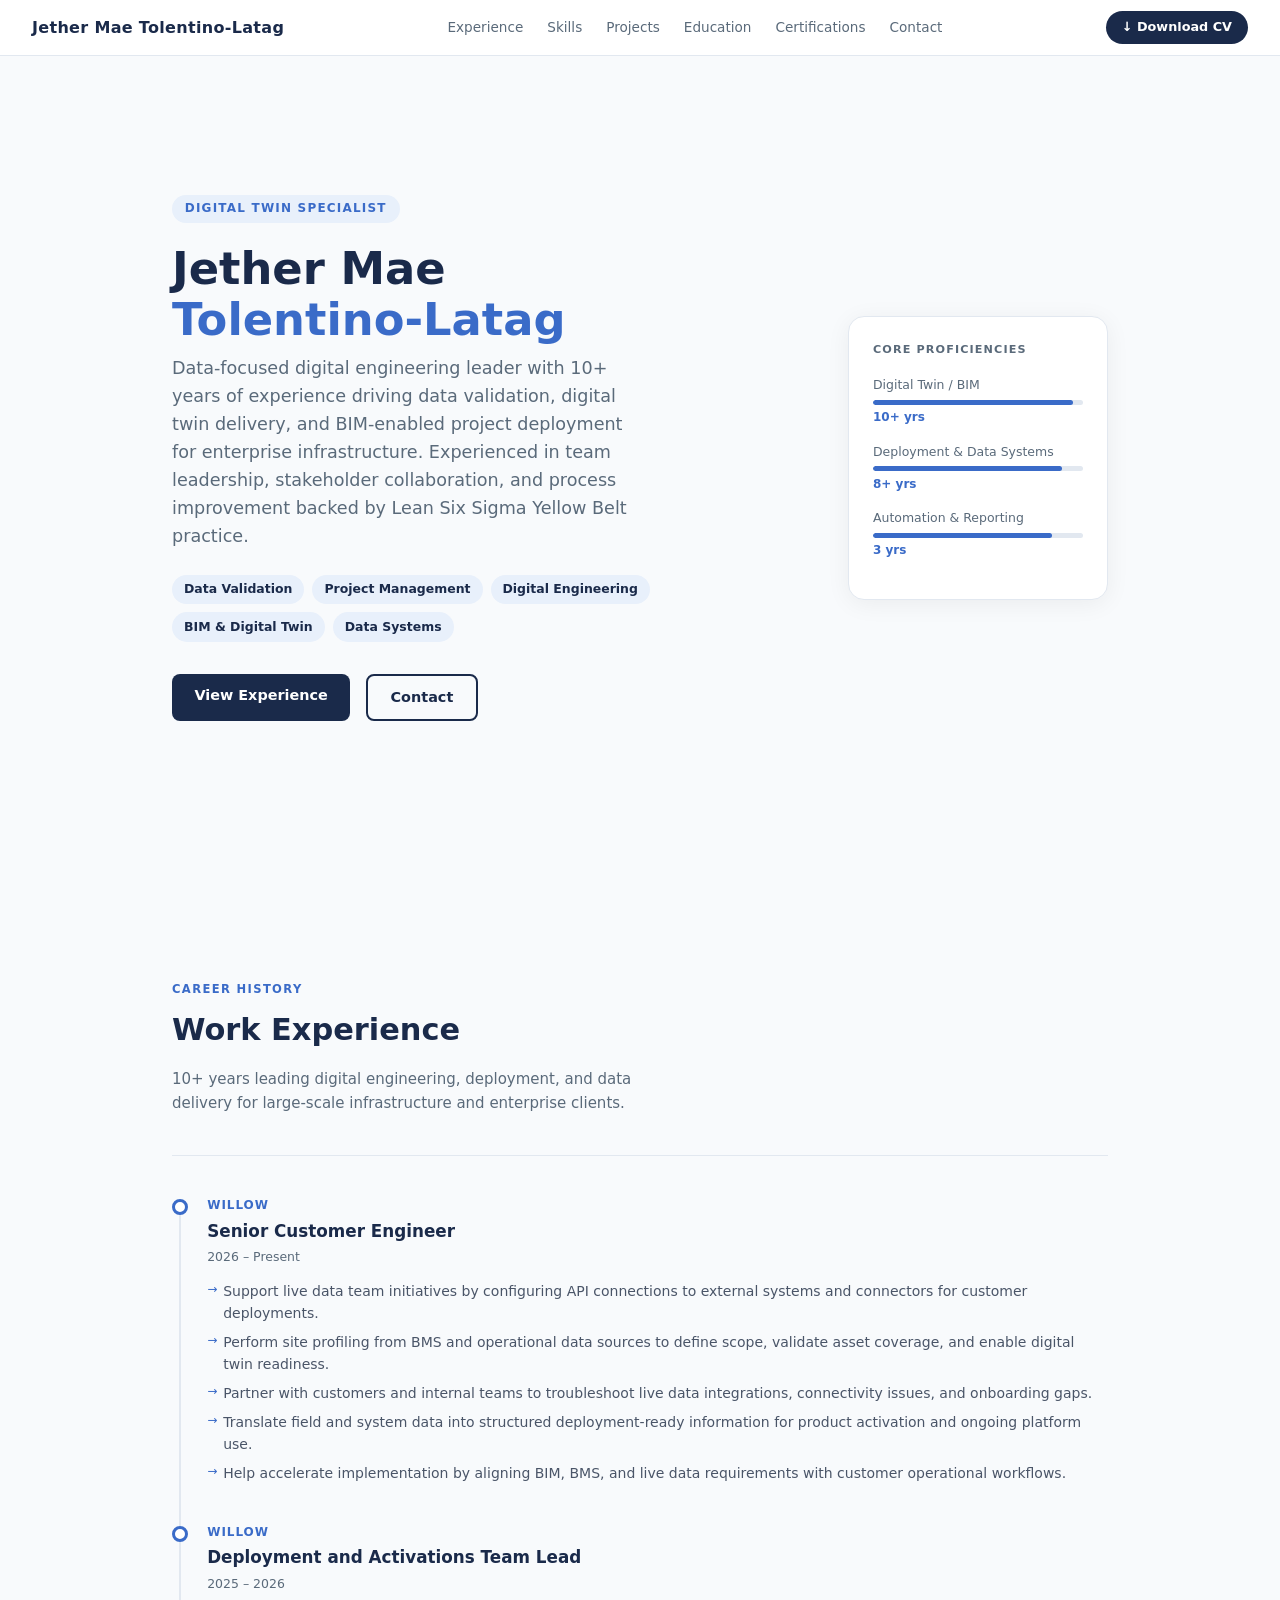
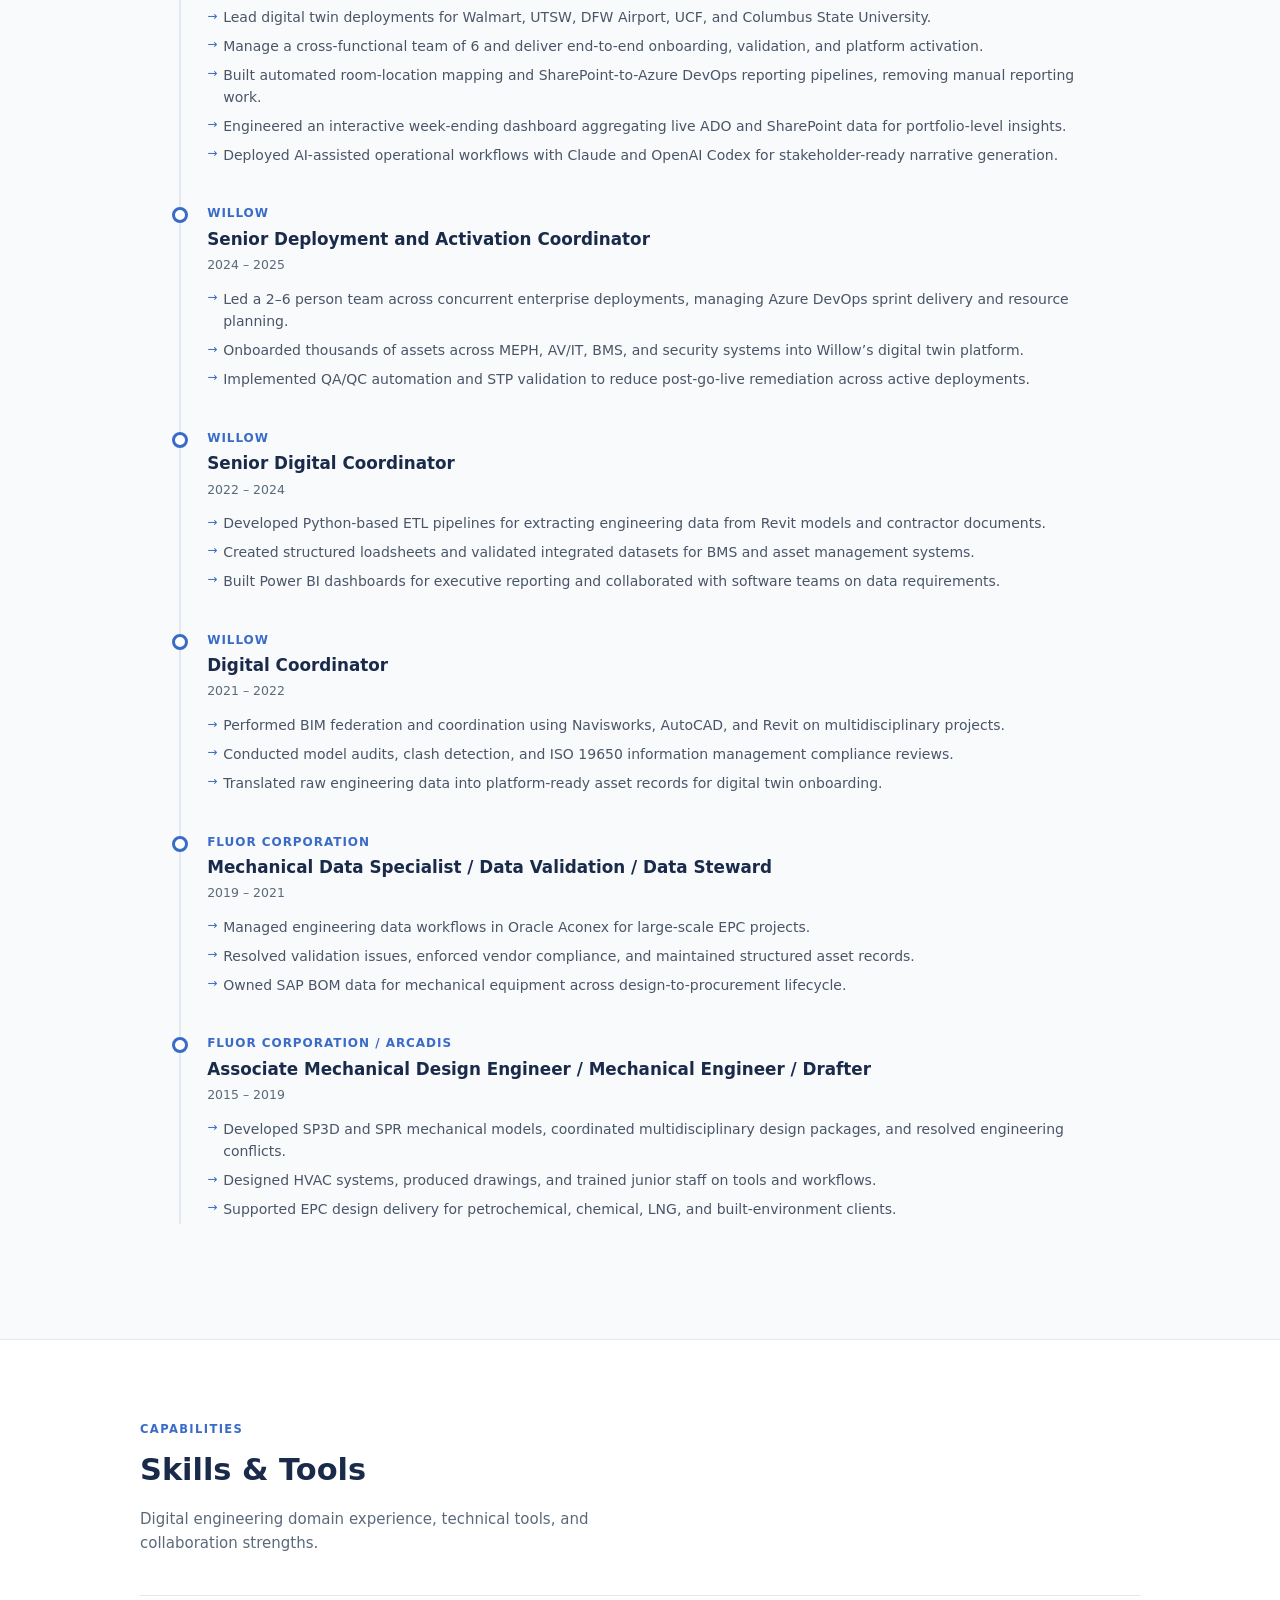
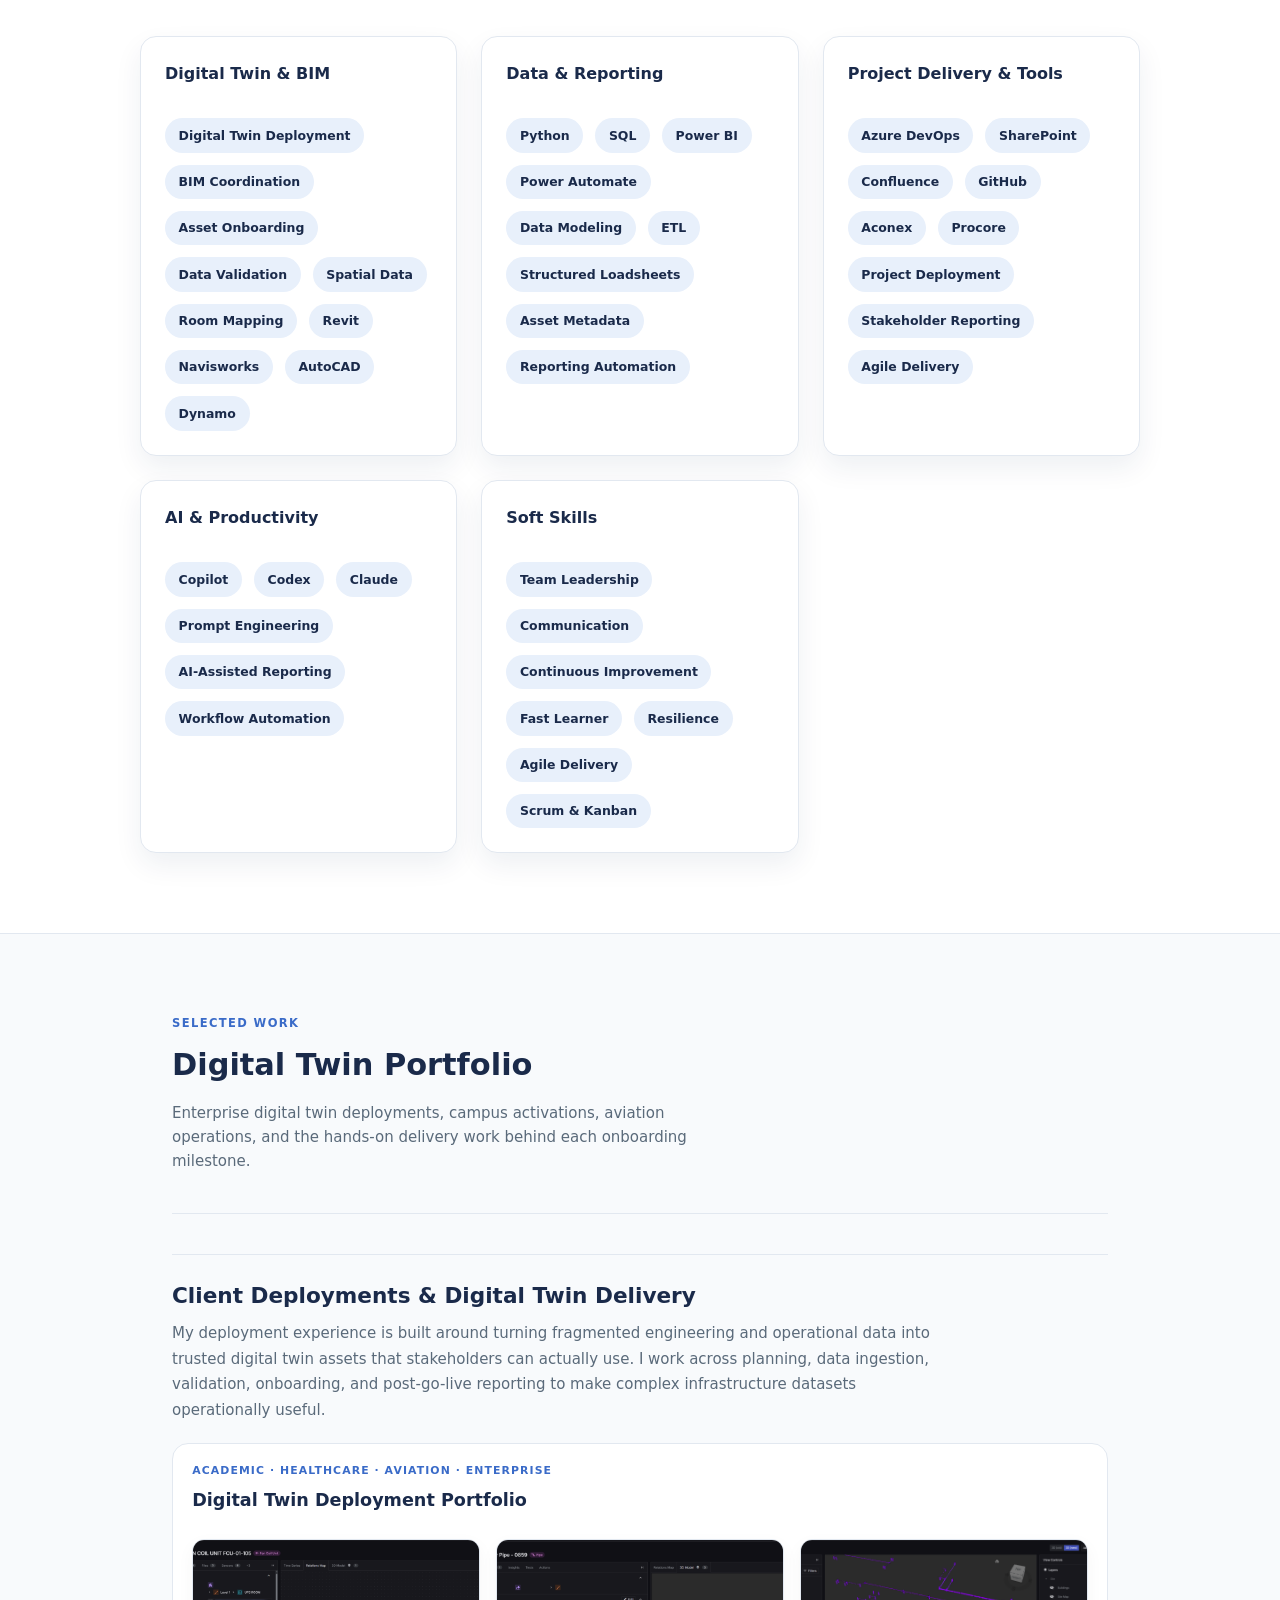
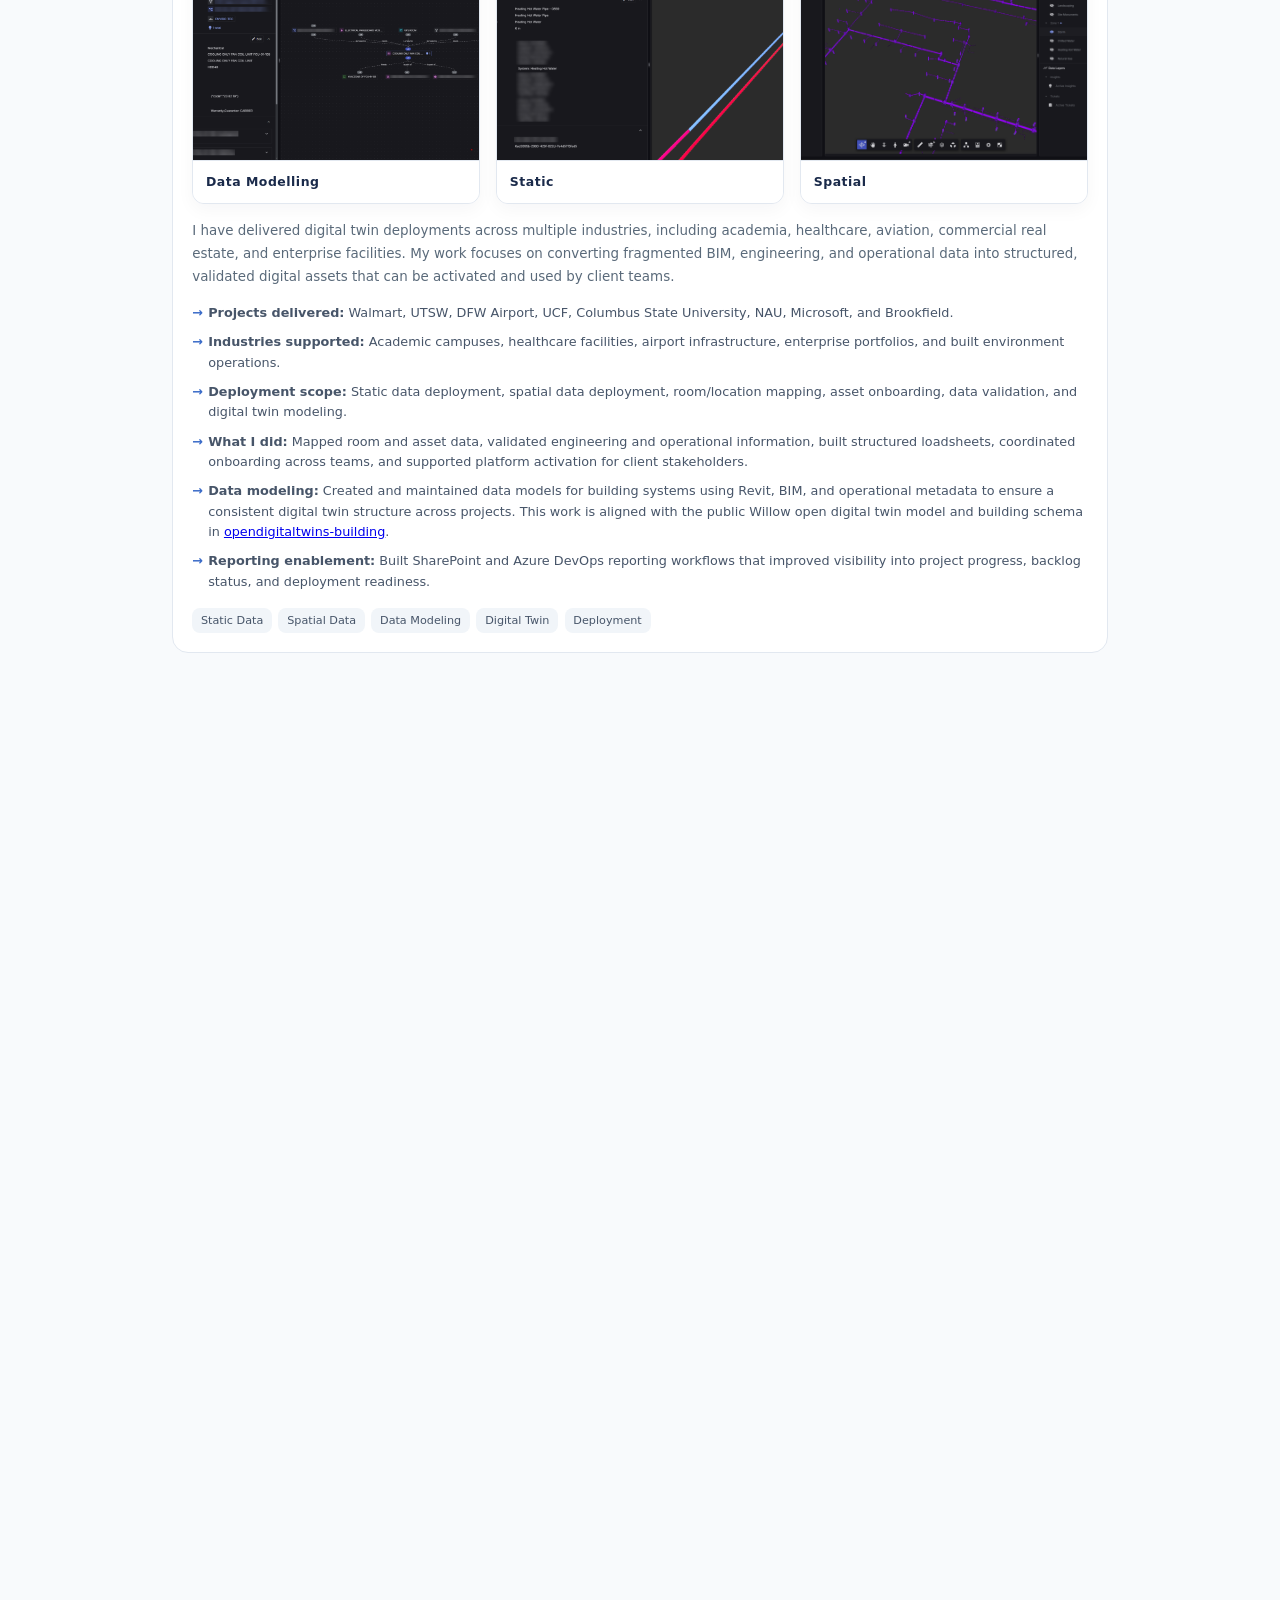
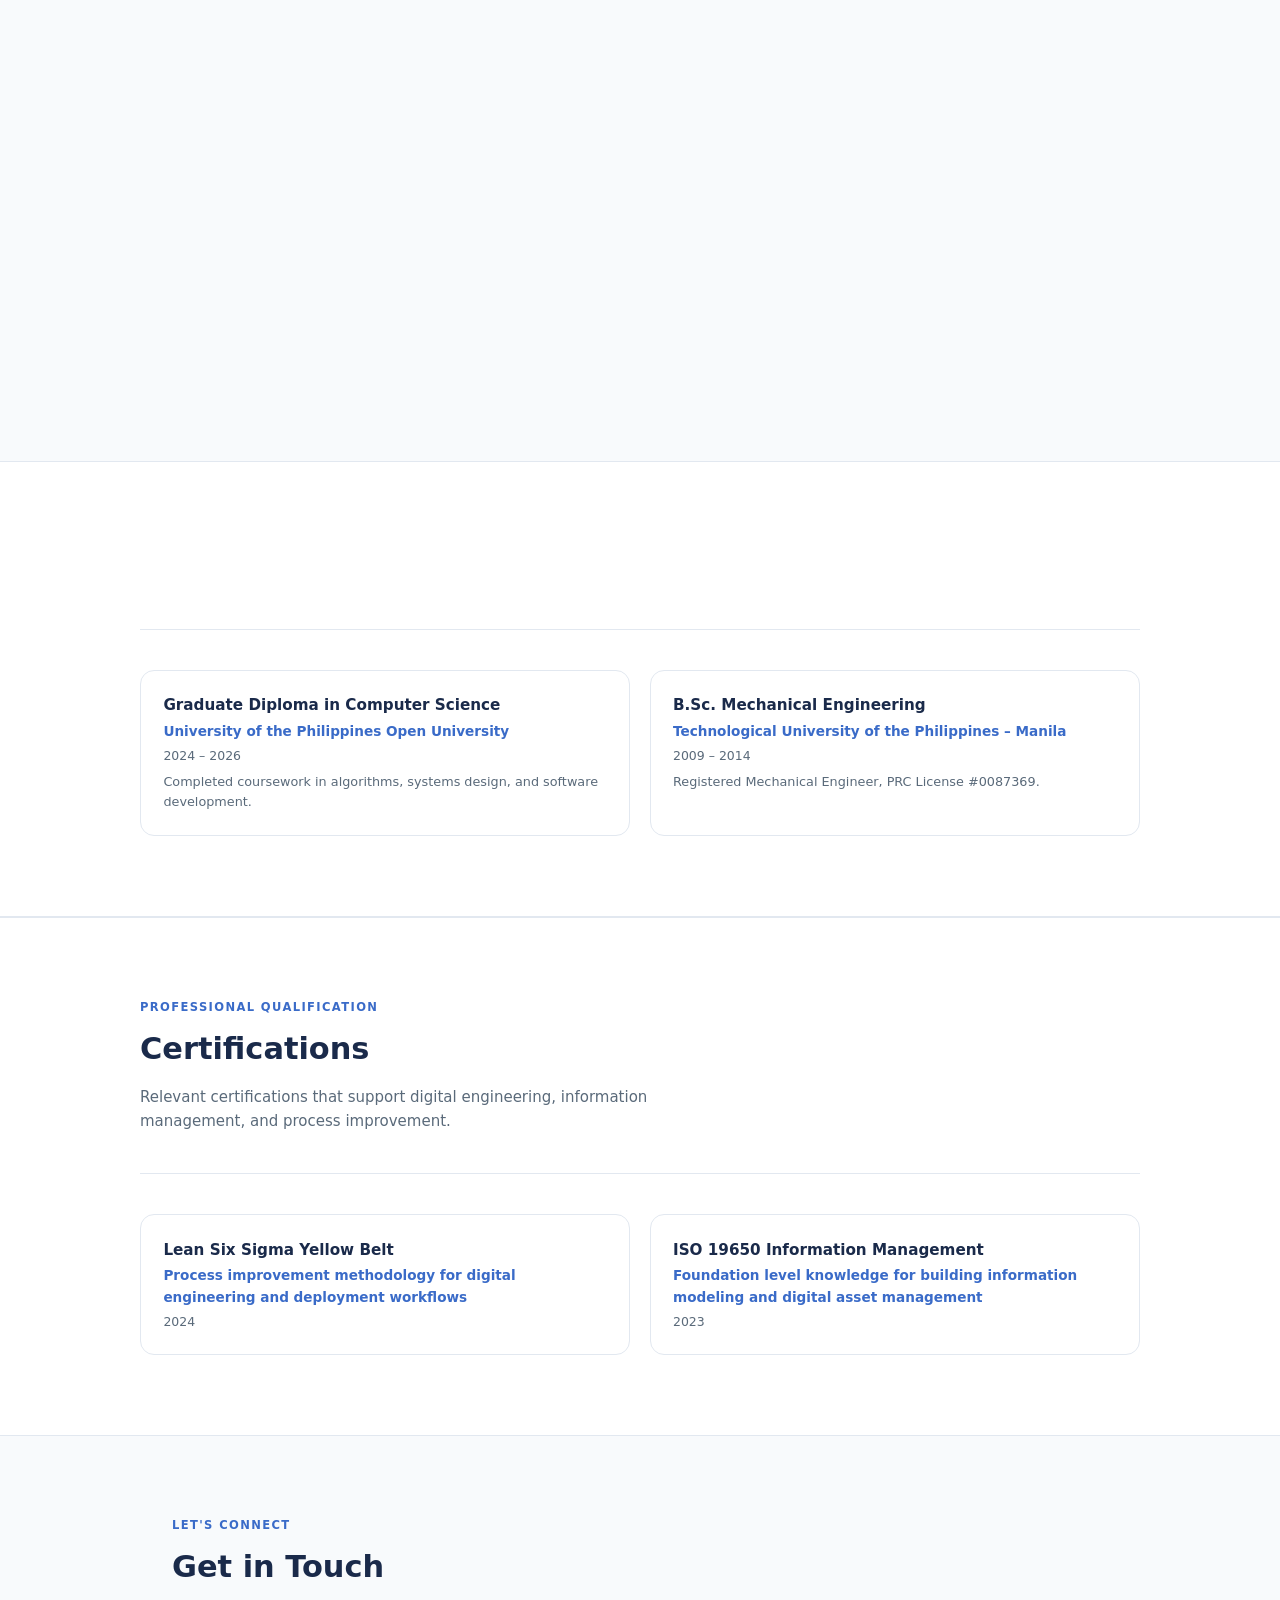
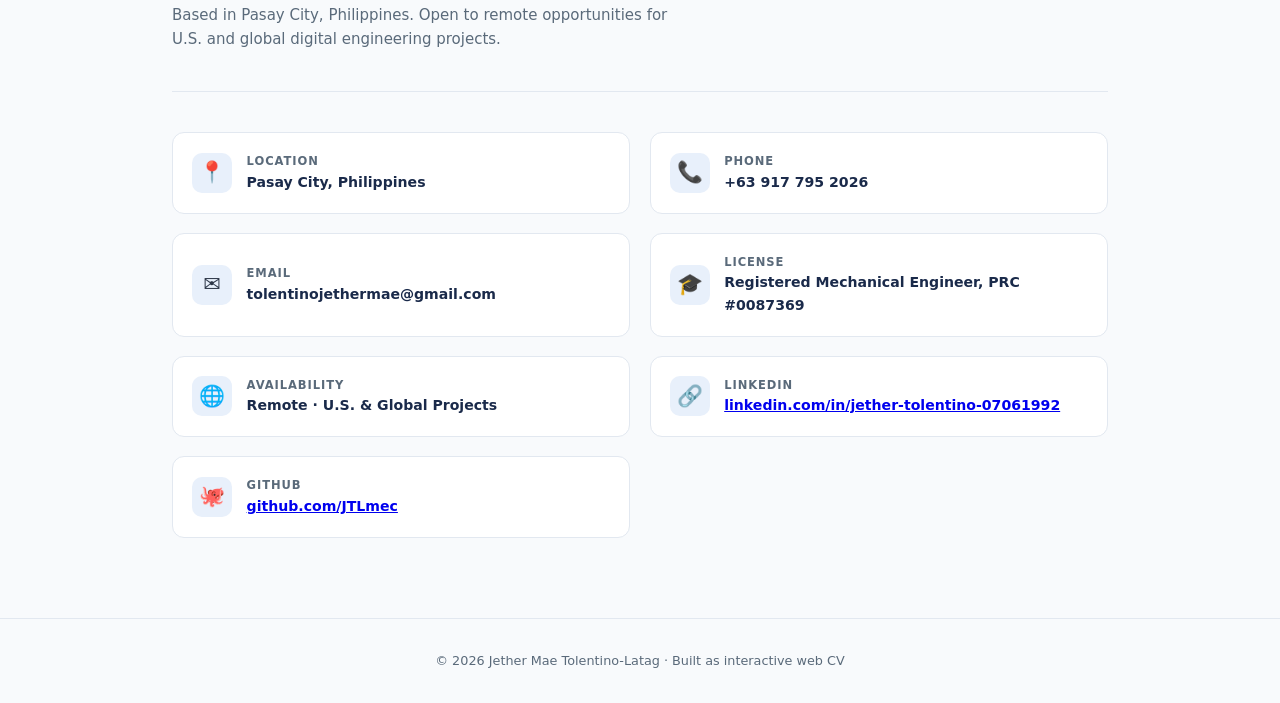
<file: index.html>
<!DOCTYPE html>
<html lang="en">
<head>
<meta charset="UTF-8"/>
<meta name="viewport" content="width=device-width,initial-scale=1"/>
<title>Jether Mae Tolentino-Latag – CV</title>
<link rel="stylesheet" href="style.css"/>
</head>
<body>

<nav>
  <span class="nav-name">Jether Mae Tolentino-Latag</span>
  <div class="nav-links">
    <a href="#experience">Experience</a>
    <a href="#skills">Skills</a>
    <a href="#projects">Projects</a>
    <a href="#education">Education</a>
    <a href="#certifications">Certifications</a>
    <a href="#contact">Contact</a>
  </div>
  <a class="nav-dl" href="resume.pdf" download>↓ Download CV</a>
</nav>

<!-- HERO -->
<section class="hero" id="hero">
  <div class="hero-inner">
    <div>
      <span class="hero-tag">Digital Twin Specialist</span>
      <h1>Jether Mae<br/><span>Tolentino-Latag</span></h1>
      <p class="hero-sub">Data-focused digital engineering leader with 10+ years of experience driving data validation, digital twin delivery, and BIM-enabled project deployment for enterprise infrastructure. Experienced in team leadership, stakeholder collaboration, and process improvement backed by Lean Six Sigma Yellow Belt practice.</p>
      <div class="hero-badges">
        <span class="badge">Data Validation</span>
        <span class="badge">Project Management</span>
        <span class="badge">Digital Engineering</span>
        <span class="badge">BIM & Digital Twin</span>
        <span class="badge">Data Systems</span>
      </div>
      <div class="hero-ctas">
        <a class="btn-primary" href="#experience">View Experience</a>
        <a class="btn-secondary" href="#contact">Contact</a>
      </div>
    </div>
    <div class="hero-card">
      <h3>Core Proficiencies</h3>
      <div class="stat">
        <div class="stat-label">Digital Twin / BIM</div>
        <div class="stat-bar"><div class="stat-fill" style="width:0%" data-w="95%"></div></div>
        <div class="stat-num">10+ yrs</div>
      </div>
      <div class="stat">
        <div class="stat-label">Deployment & Data Systems</div>
        <div class="stat-bar"><div class="stat-fill" style="width:0%" data-w="90%"></div></div>
        <div class="stat-num">8+ yrs</div>
      </div>
      <div class="stat">
        <div class="stat-label">Automation & Reporting</div>
        <div class="stat-bar"><div class="stat-fill" style="width:0%" data-w="85%"></div></div>
        <div class="stat-num">3 yrs</div>
      </div>
    </div>
  </div>
</section>

<!-- EXPERIENCE -->
<section id="experience">
  <div class="reveal">
    <div class="section-label">Career History</div>
    <div class="section-title">Work Experience</div>
    <p class="section-sub">10+ years leading digital engineering, deployment, and data delivery for large-scale infrastructure and enterprise clients.</p>
  </div>
  <hr class="divider"/>
  <div class="timeline reveal">
    <div class="tl-item">
      <div class="tl-dot"></div>
      <div class="tl-body">
        <div class="tl-company">Willow</div>
        <div class="tl-role">Senior Customer Engineer</div>
        <div class="tl-date">2026 – Present</div>
        <ul class="tl-points">
          <li>Support live data team initiatives by configuring API connections to external systems and connectors for customer deployments.</li>
          <li>Perform site profiling from BMS and operational data sources to define scope, validate asset coverage, and enable digital twin readiness.</li>
          <li>Partner with customers and internal teams to troubleshoot live data integrations, connectivity issues, and onboarding gaps.</li>
          <li>Translate field and system data into structured deployment-ready information for product activation and ongoing platform use.</li>
          <li>Help accelerate implementation by aligning BIM, BMS, and live data requirements with customer operational workflows.</li>
        </ul>
      </div>
    </div>
    <div class="tl-item">
      <div class="tl-dot"></div>
      <div class="tl-body">
        <div class="tl-company">Willow</div>
        <div class="tl-role">Deployment and Activations Team Lead</div>
        <div class="tl-date">2025 – 2026</div>
        <ul class="tl-points">
          <li>Lead digital twin deployments for Walmart, UTSW, DFW Airport, UCF, and Columbus State University.</li>
          <li>Manage a cross-functional team of 6 and deliver end-to-end onboarding, validation, and platform activation.</li>
          <li>Built automated room-location mapping and SharePoint-to-Azure DevOps reporting pipelines, removing manual reporting work.</li>
          <li>Engineered an interactive week-ending dashboard aggregating live ADO and SharePoint data for portfolio-level insights.</li>
          <li>Deployed AI-assisted operational workflows with Claude and OpenAI Codex for stakeholder-ready narrative generation.</li>
        </ul>
      </div>
    </div>
    <div class="tl-item">
      <div class="tl-dot"></div>
      <div class="tl-body">
        <div class="tl-company">Willow</div>
        <div class="tl-role">Senior Deployment and Activation Coordinator</div>
        <div class="tl-date">2024 – 2025</div>
        <ul class="tl-points">
          <li>Led a 2–6 person team across concurrent enterprise deployments, managing Azure DevOps sprint delivery and resource planning.</li>
          <li>Onboarded thousands of assets across MEPH, AV/IT, BMS, and security systems into Willow’s digital twin platform.</li>
          <li>Implemented QA/QC automation and STP validation to reduce post-go-live remediation across active deployments.</li>
        </ul>
      </div>
    </div>
    <div class="tl-item">
      <div class="tl-dot"></div>
      <div class="tl-body">
        <div class="tl-company">Willow</div>
        <div class="tl-role">Senior Digital Coordinator</div>
        <div class="tl-date">2022 – 2024</div>
        <ul class="tl-points">
          <li>Developed Python-based ETL pipelines for extracting engineering data from Revit models and contractor documents.</li>
          <li>Created structured loadsheets and validated integrated datasets for BMS and asset management systems.</li>
          <li>Built Power BI dashboards for executive reporting and collaborated with software teams on data requirements.</li>
        </ul>
      </div>
    </div>
    <div class="tl-item">
      <div class="tl-dot"></div>
      <div class="tl-body">
        <div class="tl-company">Willow</div>
        <div class="tl-role">Digital Coordinator</div>
        <div class="tl-date">2021 – 2022</div>
        <ul class="tl-points">
          <li>Performed BIM federation and coordination using Navisworks, AutoCAD, and Revit on multidisciplinary projects.</li>
          <li>Conducted model audits, clash detection, and ISO 19650 information management compliance reviews.</li>
          <li>Translated raw engineering data into platform-ready asset records for digital twin onboarding.</li>
        </ul>
      </div>
    </div>
    <div class="tl-item">
      <div class="tl-dot"></div>
      <div class="tl-body">
        <div class="tl-company">Fluor Corporation</div>
        <div class="tl-role">Mechanical Data Specialist / Data Validation / Data Steward</div>
        <div class="tl-date">2019 – 2021</div>
        <ul class="tl-points">
          <li>Managed engineering data workflows in Oracle Aconex for large-scale EPC projects.</li>
          <li>Resolved validation issues, enforced vendor compliance, and maintained structured asset records.</li>
          <li>Owned SAP BOM data for mechanical equipment across design-to-procurement lifecycle.</li>
        </ul>
      </div>
    </div>
    <div class="tl-item">
      <div class="tl-dot"></div>
      <div class="tl-body">
        <div class="tl-company">Fluor Corporation / Arcadis</div>
        <div class="tl-role">Associate Mechanical Design Engineer / Mechanical Engineer / Drafter</div>
        <div class="tl-date">2015 – 2019</div>
        <ul class="tl-points">
          <li>Developed SP3D and SPR mechanical models, coordinated multidisciplinary design packages, and resolved engineering conflicts.</li>
          <li>Designed HVAC systems, produced drawings, and trained junior staff on tools and workflows.</li>
          <li>Supported EPC design delivery for petrochemical, chemical, LNG, and built-environment clients.</li>
        </ul>
      </div>
    </div>
  </div>
</section>

<!-- SKILLS -->
<section id="skills" style="background:var(--white);border-top:1px solid var(--border);border-bottom:1px solid var(--border);max-width:100%;padding:5rem 2rem;">
<div style="max-width:1000px;margin:0 auto;">
    <div class="reveal">
    <div class="section-label">Capabilities</div>
    <div class="section-title">Skills & Tools</div>
    <p class="section-sub">Digital engineering domain experience, technical tools, and collaboration strengths.</p>
  </div>
  <hr class="divider"/>
  <div class="skill-grid reveal">
    <div class="skill-card">
      <div class="skill-card-title">Digital Twin & BIM</div>
      <div class="skill-badges">
        <span class="badge">Digital Twin Deployment</span>
        <span class="badge">BIM Coordination</span>
        <span class="badge">Asset Onboarding</span>
        <span class="badge">Data Validation</span>
        <span class="badge">Spatial Data</span>
        <span class="badge">Room Mapping</span>
        <span class="badge">Revit</span>
        <span class="badge">Navisworks</span>
        <span class="badge">AutoCAD</span>
        <span class="badge">Dynamo</span>
      </div>
    </div>
    <div class="skill-card">
      <div class="skill-card-title">Data & Reporting</div>
      <div class="skill-badges">
        <span class="badge">Python</span>
        <span class="badge">SQL</span>
        <span class="badge">Power BI</span>
        <span class="badge">Power Automate</span>
        <span class="badge">Data Modeling</span>
        <span class="badge">ETL</span>
        <span class="badge">Structured Loadsheets</span>
        <span class="badge">Asset Metadata</span>
        <span class="badge">Reporting Automation</span>
      </div>
    </div>
    <div class="skill-card">
      <div class="skill-card-title">Project Delivery & Tools</div>
      <div class="skill-badges">
        <span class="badge">Azure DevOps</span>
        <span class="badge">SharePoint</span>
        <span class="badge">Confluence</span>
        <span class="badge">GitHub</span>
        <span class="badge">Aconex</span>
        <span class="badge">Procore</span>
        <span class="badge">Project Deployment</span>
        <span class="badge">Stakeholder Reporting</span>
        <span class="badge">Agile Delivery</span>
      </div>
    </div>
    <div class="skill-card">
      <div class="skill-card-title">AI & Productivity</div>
      <div class="skill-badges">
        <span class="badge">Copilot</span>
        <span class="badge">Codex</span>
        <span class="badge">Claude</span>
        <span class="badge">Prompt Engineering</span>
        <span class="badge">AI-Assisted Reporting</span>
        <span class="badge">Workflow Automation</span>
      </div>
    </div>
    <div class="skill-card">
      <div class="skill-card-title">Soft Skills</div>
      <div class="skill-badges">
        <span class="badge">Team Leadership</span>
        <span class="badge">Communication</span>
        <span class="badge">Continuous Improvement</span>
        <span class="badge">Fast Learner</span>
        <span class="badge">Resilience</span>
        <span class="badge">Agile Delivery</span>
        <span class="badge">Scrum & Kanban</span>
      </div>
    </div>
  </div>
</div>
</section>

<!-- PROJECTS -->
<section id="projects">
  <div class="reveal">
    <div class="section-label">Selected Work</div>
    <div class="section-title">Digital Twin Portfolio</div>
    <p class="section-sub">Enterprise digital twin deployments, campus activations, aviation operations, and the hands-on delivery work behind each onboarding milestone.</p>
  </div>
  <hr class="divider"/>
  <div class="subsection-header reveal">
    <div class="subsection-title">Client Deployments & Digital Twin Delivery</div>
    <div class="subsection-summary">My deployment experience is built around turning fragmented engineering and operational data into trusted digital twin assets that stakeholders can actually use. I work across planning, data ingestion, validation, onboarding, and post-go-live reporting to make complex infrastructure datasets operationally useful.</div>
  </div>
  <div class="proj-grid reveal">
    <article class="proj-card feature">
      <div class="proj-client">Academic · Healthcare · Aviation · Enterprise</div>
      <div class="proj-name">Digital Twin Deployment Portfolio</div>

      <div class="portfolio-gallery">
        <div class="portfolio-card">
          <img src="data%20modelling.png" alt="Data Modelling" />
          <div class="portfolio-label">Data Modelling</div>
        </div>
        <div class="portfolio-card">
          <img src="Static.png" alt="Static Data" />
          <div class="portfolio-label">Static</div>
        </div>
        <div class="portfolio-card">
          <img src="spatial.png" alt="Spatial Data" />
          <div class="portfolio-label">Spatial</div>
        </div>
      </div>

      <p class="proj-desc">I have delivered digital twin deployments across multiple industries, including academia, healthcare, aviation, commercial real estate, and enterprise facilities. My work focuses on converting fragmented BIM, engineering, and operational data into structured, validated digital assets that can be activated and used by client teams.</p>
      <ul class="proj-points">
        <li><strong>Projects delivered:</strong> Walmart, UTSW, DFW Airport, UCF, Columbus State University, NAU, Microsoft, and Brookfield.</li>
        <li><strong>Industries supported:</strong> Academic campuses, healthcare facilities, airport infrastructure, enterprise portfolios, and built environment operations.</li>
        <li><strong>Deployment scope:</strong> Static data deployment, spatial data deployment, room/location mapping, asset onboarding, data validation, and digital twin modeling.</li>
        <li><strong>What I did:</strong> Mapped room and asset data, validated engineering and operational information, built structured loadsheets, coordinated onboarding across teams, and supported platform activation for client stakeholders.</li>
        <li><strong>Data modeling:</strong> Created and maintained data models for building systems using Revit, BIM, and operational metadata to ensure a consistent digital twin structure across projects. This work is aligned with the public Willow open digital twin model and building schema in <a href="https://github.com/WillowInc/opendigitaltwins-building" target="_blank" rel="noopener">opendigitaltwins-building</a>.</li>
        <li><strong>Reporting enablement:</strong> Built SharePoint and Azure DevOps reporting workflows that improved visibility into project progress, backlog status, and deployment readiness.</li>
      </ul>
      <div class="proj-chips"><span class="chip">Static Data</span><span class="chip">Spatial Data</span><span class="chip">Data Modeling</span><span class="chip">Digital Twin</span><span class="chip">Deployment</span></div>
    </article>
  </div>

  <div class="subsection-header reveal">
    <div class="subsection-title">Personal Projects</div>
    <div class="subsection-summary">Technical side projects that reflect my interest in software delivery, data visibility, and end-user-focused product design.</div>
  </div>
  <div class="proj-grid reveal">
    <div class="proj-card">
      <div class="proj-visual" style="background-image:url('https://images.unsplash.com/photo-1498050108023-c5249f4df085?auto=format&fit=crop&w=1200&q=80');"></div>
      <div class="proj-client">Personal</div>
      <div class="proj-name"><a href="https://jtlmec.github.io/C-Tracker/" target="_blank" rel="noopener">Carbon Footprint Tracker</a></div>
      <div class="proj-desc">Built a full-stack web application for carbon emissions tracking that combines data entry, reporting, and a usable interface for operational decision-making.</div>
      <div class="proj-chips"><span class="chip">Full Stack</span><span class="chip">AWS</span><span class="chip">PHP</span></div>
    </div>
    <div class="proj-card">
      <div class="proj-visual" style="background-image:url('Personal%20Portfolio.png');"></div>
      <div class="proj-client">Personal</div>
      <div class="proj-name"><a href="https://jtlmec.github.io/CMSC207_Personal_Web_Profile/" target="_blank" rel="noopener">Personal Web Profile</a></div>
      <div class="proj-desc">Developed a responsive profile site using HTML, CSS, and JavaScript to present portfolio content and digital engineering experience in a polished way.</div>
      <div class="proj-chips"><span class="chip">Frontend</span><span class="chip">Responsive</span><span class="chip">JavaScript</span></div>
    </div>
    <div class="proj-card">
      <div class="proj-visual" style="background-image:url('Petting%20Roullette.png');"></div>
      <div class="proj-client">Personal</div>
      <div class="proj-name"><a href="https://jtlmec.github.io/PettingEliminationGame/" target="_blank" rel="noopener">Petting Roulette</a></div>
      <div class="proj-desc">Designed a game with persistent score tracking and responsive UI, demonstrating backend integration, user flows, and interactive game logic.</div>
      <div class="proj-chips"><span class="chip">Full Stack</span><span class="chip">Supabase</span><span class="chip">JavaScript</span></div>
    </div>
  </div>
</section>

<!-- EDUCATION -->
<section id="education" style="background:var(--white);border-top:1px solid var(--border);border-bottom:1px solid var(--border);max-width:100%;padding:5rem 2rem;">
<div style="max-width:1000px;margin:0 auto;">
  <div class="reveal">
    <div class="section-label">Academic Background</div>
    <div class="section-title">Education</div>
  </div>
  <hr class="divider"/>
  <div class="edu-grid reveal">
    <div class="edu-card">
      <div class="edu-degree">Graduate Diploma in Computer Science</div>
      <div class="edu-school">University of the Philippines Open University</div>
      <div class="edu-year">2024 – 2026</div>
      <div class="edu-note">Completed coursework in algorithms, systems design, and software development.</div>
    </div>
    <div class="edu-card">
      <div class="edu-degree">B.Sc. Mechanical Engineering</div>
      <div class="edu-school">Technological University of the Philippines – Manila</div>
      <div class="edu-year">2009 – 2014</div>
      <div class="edu-note">Registered Mechanical Engineer, PRC License #0087369.</div>
    </div>
  </div>
</div>
</section>

<!-- CERTIFICATIONS -->
<section id="certifications" style="background:var(--white);border-top:1px solid var(--border);border-bottom:1px solid var(--border);max-width:100%;padding:5rem 2rem;">
<div style="max-width:1000px;margin:0 auto;">
  <div class="reveal">
    <div class="section-label">Professional Qualification</div>
    <div class="section-title">Certifications</div>
    <p class="section-sub">Relevant certifications that support digital engineering, information management, and process improvement.</p>
  </div>
  <hr class="divider"/>
  <div class="edu-grid reveal">
    <div class="edu-card">
      <div class="edu-degree">Lean Six Sigma Yellow Belt</div>
      <div class="edu-school">Process improvement methodology for digital engineering and deployment workflows</div>
      <div class="edu-year">2024</div>
    </div>
    <div class="edu-card">
      <div class="edu-degree">ISO 19650 Information Management</div>
      <div class="edu-school">Foundation level knowledge for building information modeling and digital asset management</div>
      <div class="edu-year">2023</div>
    </div>
  </div>
</div>
</section>

<!-- CONTACT -->
<section id="contact">
  <div class="reveal">
    <div class="section-label">Let's Connect</div>
    <div class="section-title">Get in Touch</div>
    <p class="section-sub">Based in Pasay City, Philippines. Open to remote opportunities for U.S. and global digital engineering projects.</p>
  </div>
  <hr class="divider"/>
  <div class="contact-grid reveal">
    <div class="contact-item">
      <div class="contact-icon">📍</div>
      <div>
        <div class="contact-label">Location</div>
        <div class="contact-val">Pasay City, Philippines</div>
      </div>
    </div>
    <div class="contact-item">
      <div class="contact-icon">📞</div>
      <div>
        <div class="contact-label">Phone</div>
        <div class="contact-val">+63 917 795 2026</div>
      </div>
    </div>
    <div class="contact-item">
      <div class="contact-icon">✉️</div>
      <div>
        <div class="contact-label">Email</div>
        <div class="contact-val">tolentinojethermae@gmail.com</div>
      </div>
    </div>
    <div class="contact-item">
      <div class="contact-icon">🎓</div>
      <div>
        <div class="contact-label">License</div>
        <div class="contact-val">Registered Mechanical Engineer, PRC #0087369</div>
      </div>
    </div>
    <div class="contact-item">
      <div class="contact-icon">🌐</div>
      <div>
        <div class="contact-label">Availability</div>
        <div class="contact-val">Remote · U.S. & Global Projects</div>
      </div>
    </div>
    <div class="contact-item">
      <div class="contact-icon">🔗</div>
      <div>
        <div class="contact-label">LinkedIn</div>
        <div class="contact-val"><a href="https://www.linkedin.com/in/jether-tolentino-07061992" target="_blank" rel="noopener">linkedin.com/in/jether-tolentino-07061992</a></div>
      </div>
    </div>
    <div class="contact-item">
      <div class="contact-icon">🐙</div>
      <div>
        <div class="contact-label">GitHub</div>
        <div class="contact-val"><a href="https://github.com/JTLmec" target="_blank" rel="noopener">github.com/JTLmec</a></div>
      </div>
    </div>
  </div>
</section>

<footer style="text-align:center;padding:2rem;color:var(--mid);font-size:.8rem;border-top:1px solid var(--border);">
  © 2026 Jether Mae Tolentino-Latag · Built as interactive web CV
</footer>

<script>
  // Scroll reveal
  const reveals = document.querySelectorAll('.reveal');
  const obs = new IntersectionObserver(entries=>{
    entries.forEach(e=>{if(e.isIntersecting){e.target.classList.add('visible');}});
  },{threshold:.12});
  reveals.forEach(r=>obs.observe(r));

  // Animate hero and skill bars when each section becomes visible
  const statFills = document.querySelectorAll('.stat-fill');
  const metricFills = document.querySelectorAll('.metric-fill');
  const barObs = new IntersectionObserver(entries=>{
    entries.forEach(e=>{
      if(!e.isIntersecting) return;
      if(e.target.classList.contains('hero-card')){
        statFills.forEach(f=>{f.style.width=f.dataset.w;});
      }
      if(e.target.classList.contains('skill-grid')){
        metricFills.forEach(f=>{f.style.width=f.dataset.w;});
      }
    });
  },{threshold:.25});
  const heroCard = document.querySelector('.hero-card');
  const skillGrid = document.querySelector('.skill-grid');
  if(heroCard) barObs.observe(heroCard);
  if(skillGrid) barObs.observe(skillGrid);

  // Active nav link on scroll
  const sections = document.querySelectorAll('section[id]');
  const navLinks = document.querySelectorAll('.nav-links a');
  window.addEventListener('scroll',()=>{
    let cur='';
    sections.forEach(s=>{
      if(window.scrollY>=s.offsetTop-80) cur=s.id;
    });
    navLinks.forEach(a=>{
      a.classList.toggle('active',a.getAttribute('href')==='#'+cur);
    });
  });

  // Hide download link if resume.pdf is not present
  (function(){
    const dl = document.querySelector('.nav-dl');
    if(!dl) return;
    fetch('resume.pdf', {method: 'HEAD'}).then(res=>{
      if(!res.ok) dl.style.display = 'none';
    }).catch(()=>{ dl.style.display = 'none'; });
  })();

  // Fallback: ensure fills match data attributes on load (fixes visual mismatches)
  document.addEventListener('DOMContentLoaded', ()=>{
    statFills.forEach(f=>{f.style.width = f.dataset.w;});
    metricFills.forEach(f=>{f.style.width = f.dataset.w;});
  });
</script>
</body>
</html>
</file>
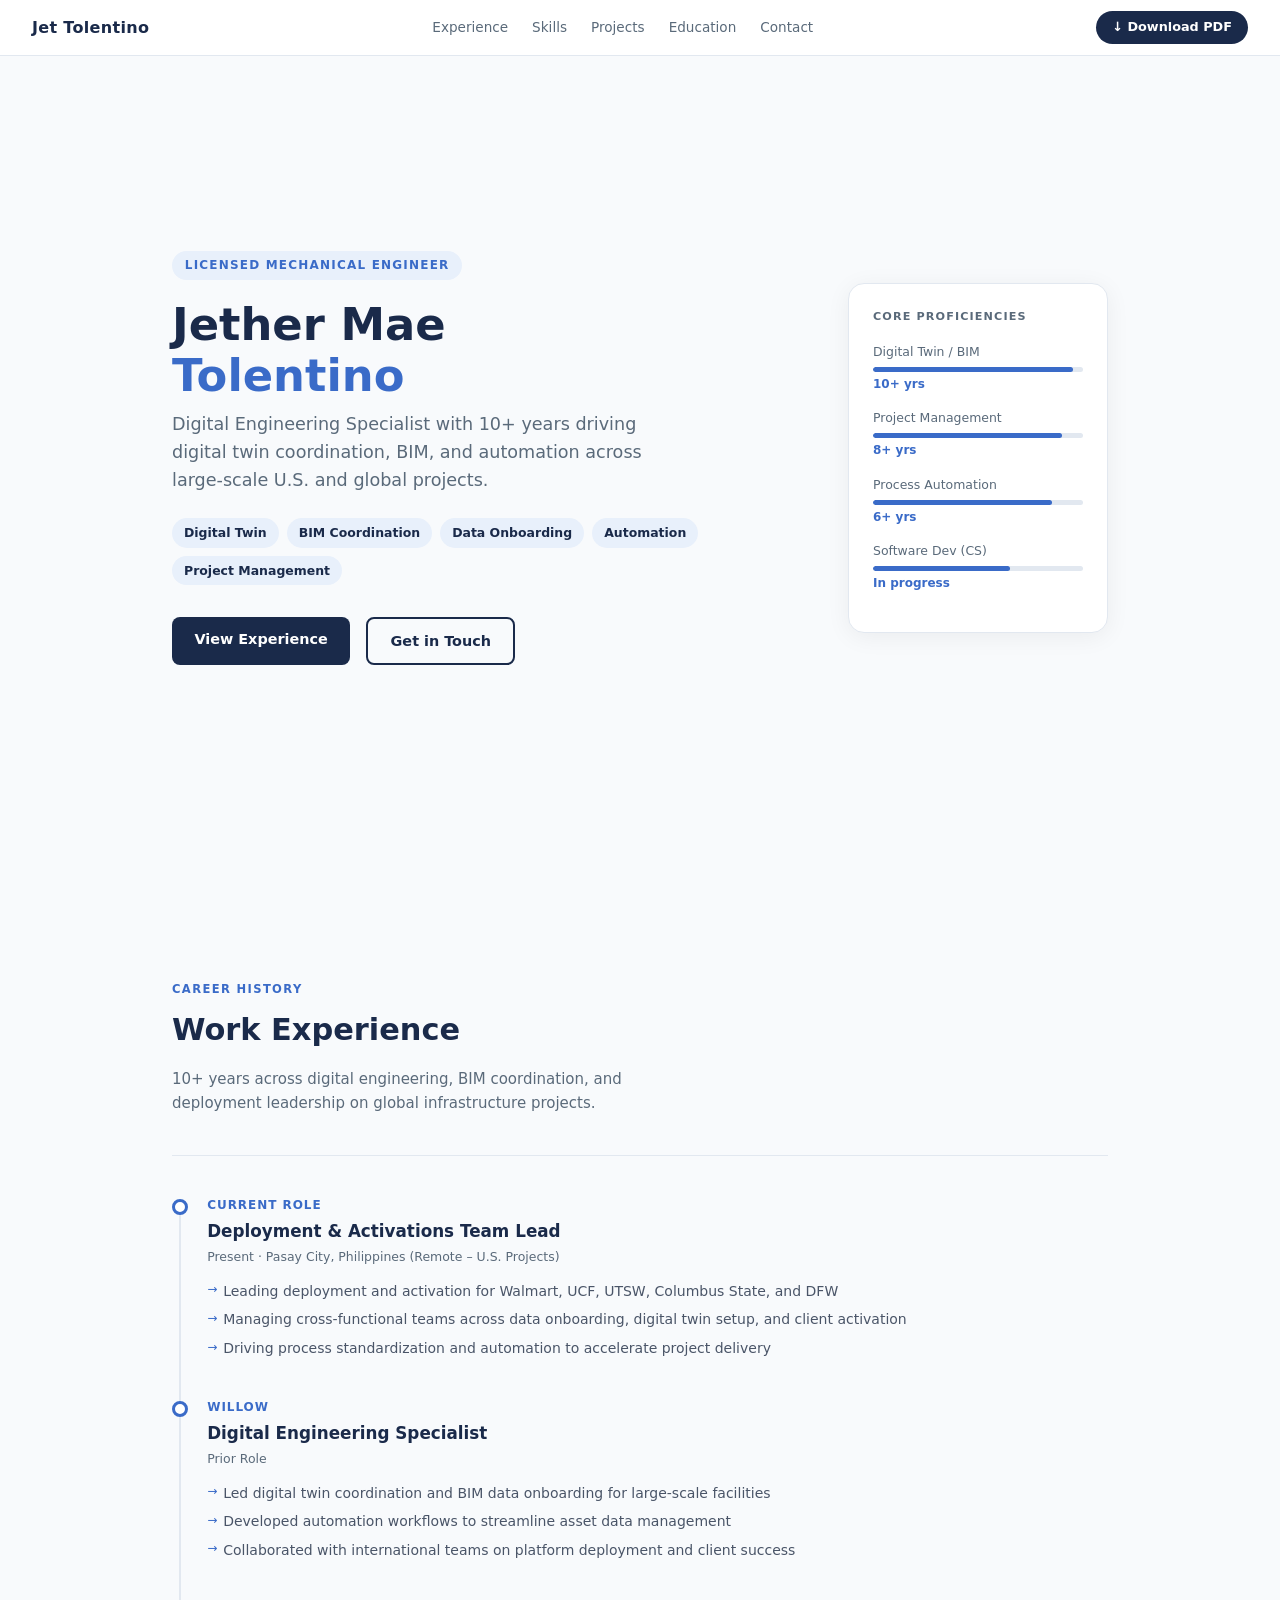
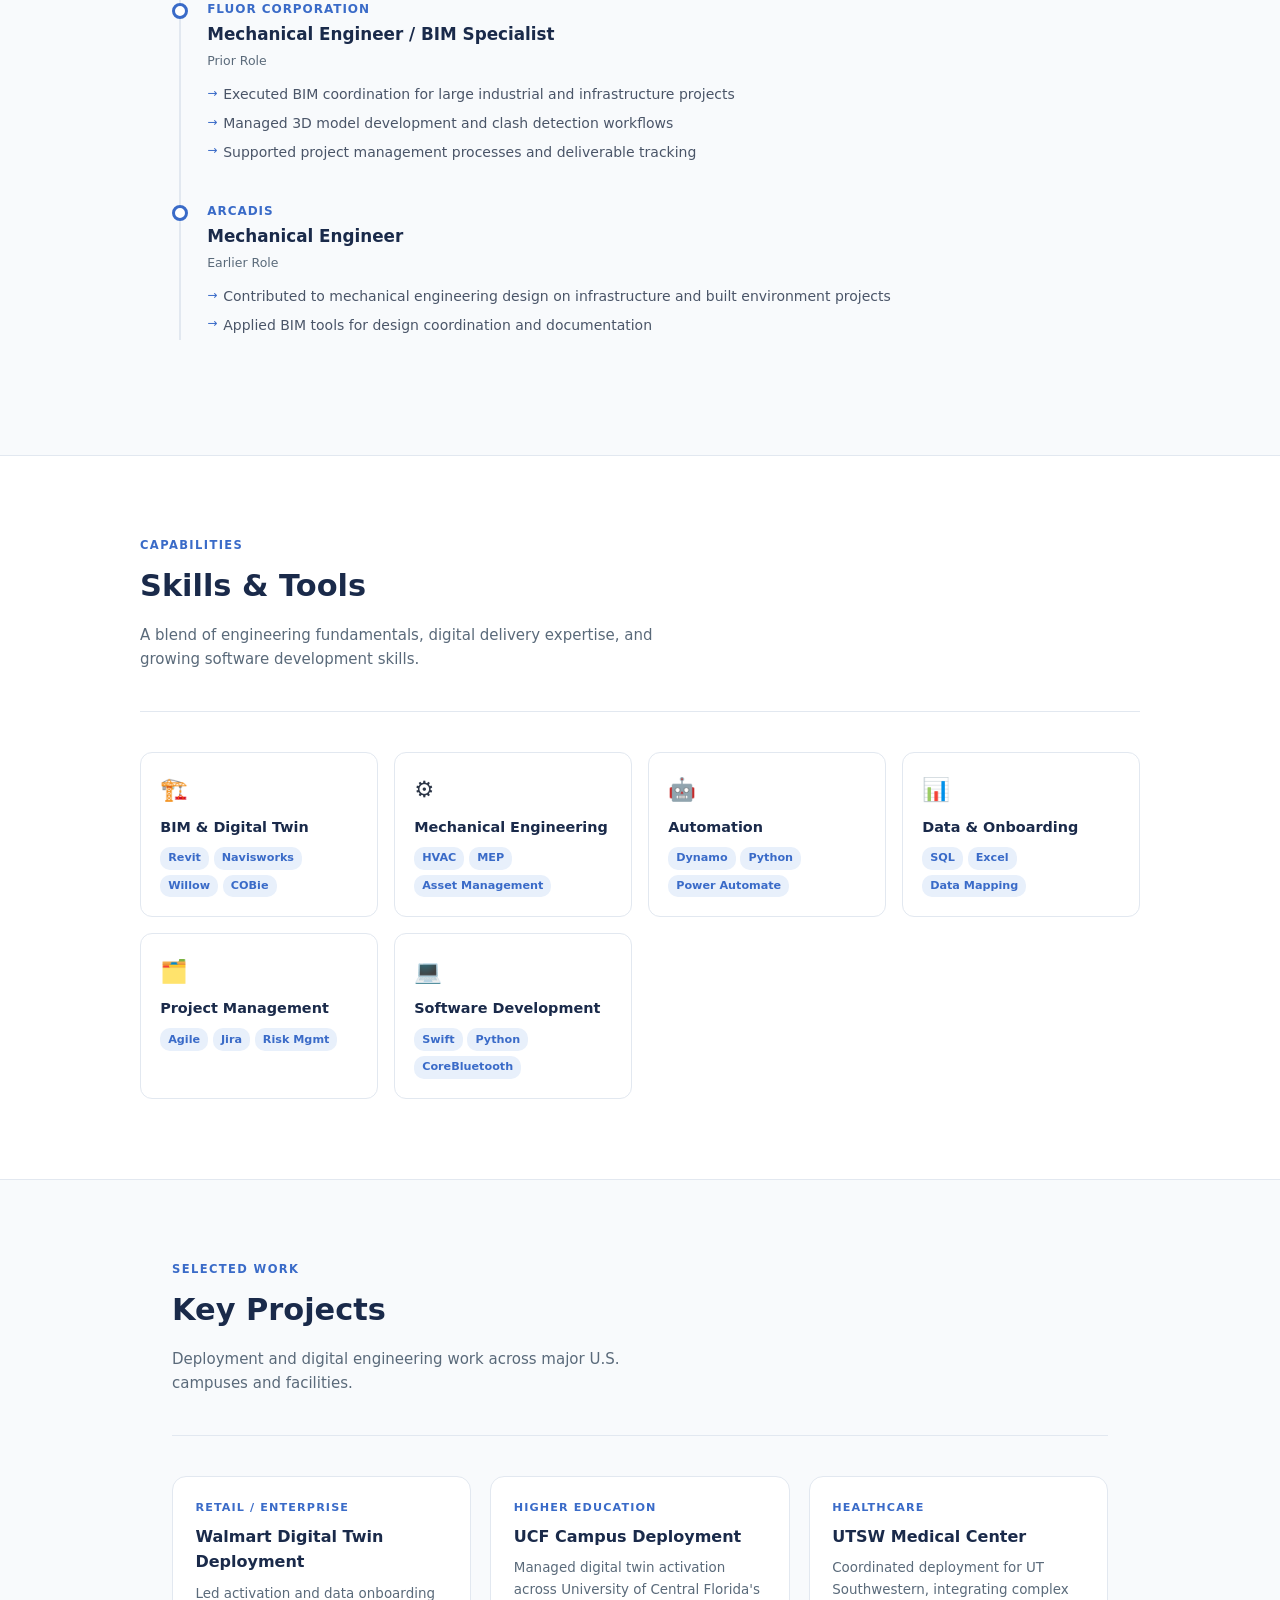
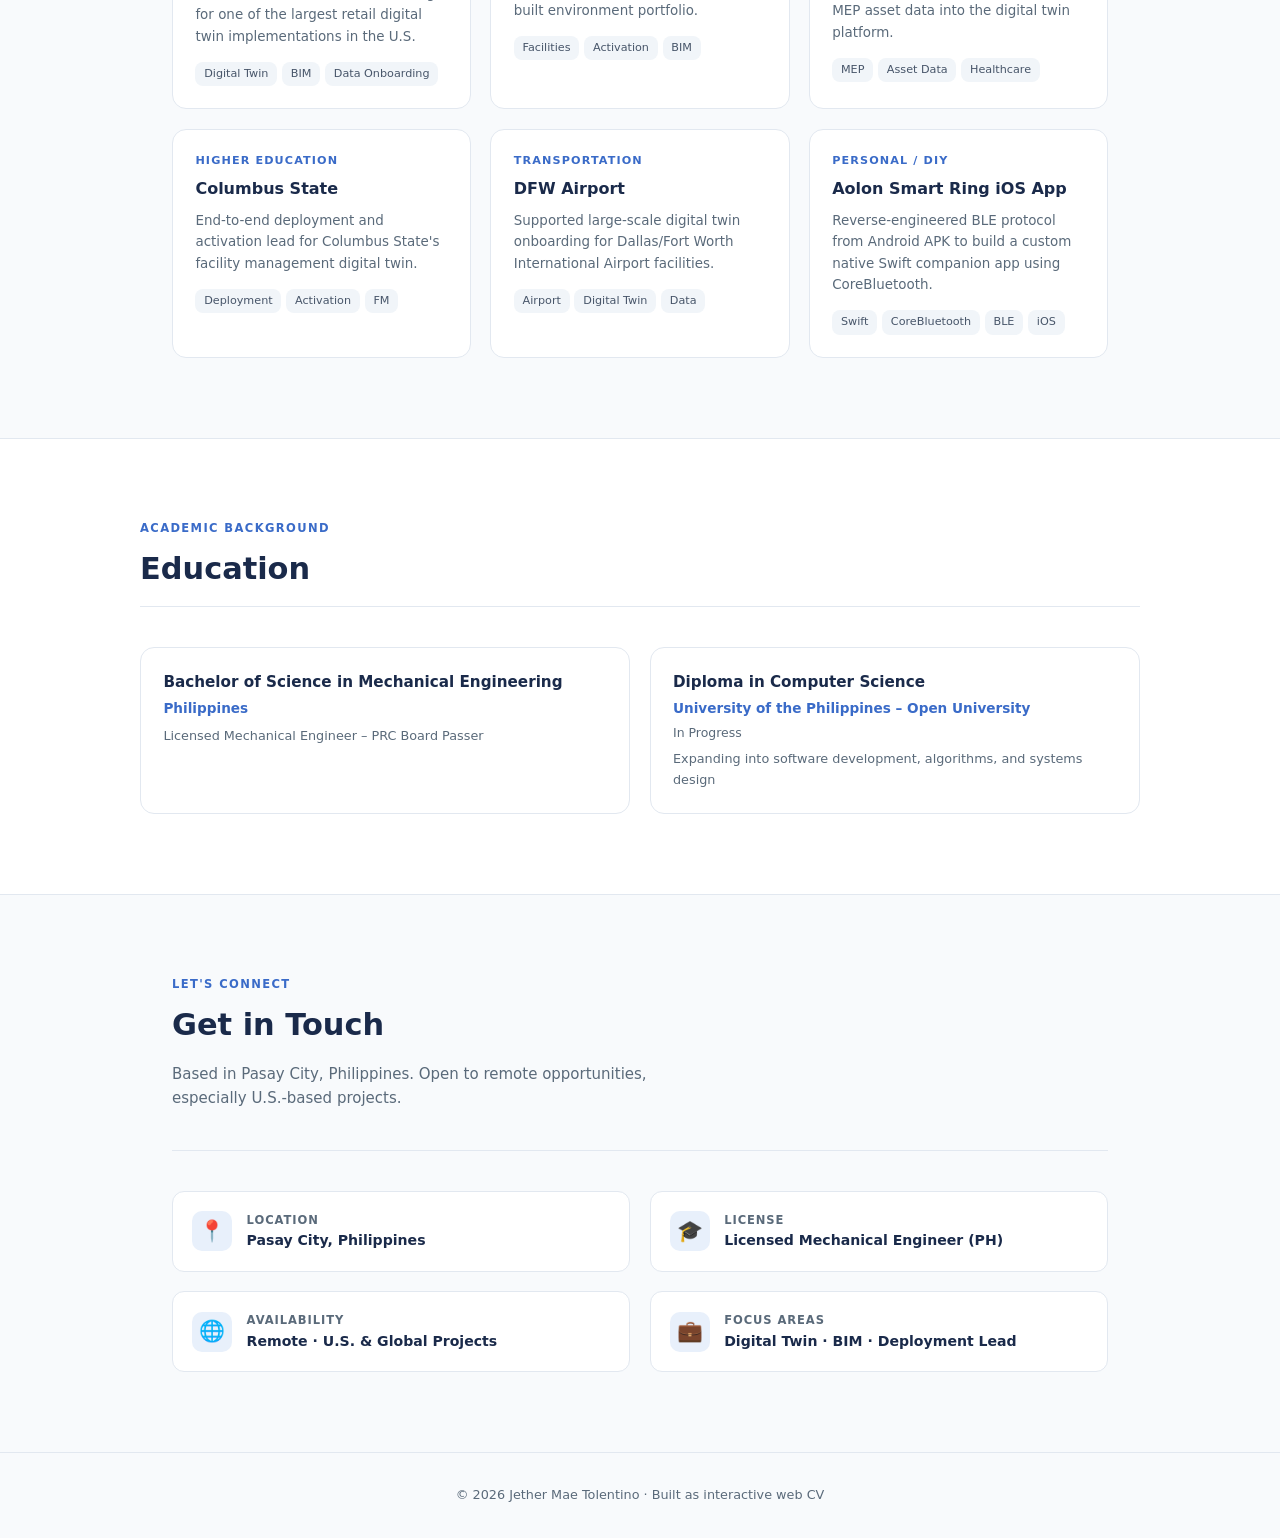
<file: jet-web-cv.html>
<!DOCTYPE html>
<html lang="en">
<head>
<meta charset="UTF-8"/>
<meta name="viewport" content="width=device-width,initial-scale=1"/>
<title>Jether Mae Tolentino – CV</title>
<style>
  *{margin:0;padding:0;box-sizing:border-box;}
  :root{
    --navy:#1a2a4a;--blue:#3a6bc8;--light-blue:#e8f0fb;--mid:#5a6a7a;--border:#e2e8f0;--bg:#f8fafc;--white:#fff;
  }
  body{font-family:'Segoe UI',system-ui,sans-serif;background:var(--bg);color:#2d3748;line-height:1.6;font-size:15px;}

  /* NAV */
  nav{position:fixed;top:0;left:0;right:0;z-index:100;background:rgba(255,255,255,0.95);backdrop-filter:blur(8px);border-bottom:1px solid var(--border);display:flex;align-items:center;justify-content:space-between;padding:0 2rem;height:56px;}
  .nav-name{font-weight:700;color:var(--navy);font-size:1rem;letter-spacing:.02em;}
  .nav-links{display:flex;gap:1.5rem;}
  .nav-links a{text-decoration:none;color:var(--mid);font-size:.85rem;font-weight:500;transition:color .2s;}
  .nav-links a:hover,.nav-links a.active{color:var(--blue);}
  .nav-dl{background:var(--navy);color:#fff;padding:.4rem 1rem;border-radius:20px;font-size:.8rem;font-weight:600;text-decoration:none;transition:background .2s;}
  .nav-dl:hover{background:var(--blue);}

  /* HERO */
  .hero{min-height:100vh;display:flex;align-items:center;padding:80px 2rem 4rem;max-width:1000px;margin:0 auto;}
  .hero-inner{display:grid;grid-template-columns:1fr 260px;gap:3rem;align-items:center;width:100%;}
  .hero-tag{display:inline-block;background:var(--light-blue);color:var(--blue);font-size:.75rem;font-weight:700;letter-spacing:.1em;text-transform:uppercase;padding:.3rem .8rem;border-radius:20px;margin-bottom:1.2rem;}
  .hero h1{font-size:2.8rem;font-weight:800;color:var(--navy);line-height:1.15;margin-bottom:.5rem;}
  .hero h1 span{color:var(--blue);}
  .hero-sub{font-size:1.1rem;color:var(--mid);margin-bottom:1.5rem;max-width:480px;}
  .hero-badges{display:flex;flex-wrap:wrap;gap:.5rem;margin-bottom:2rem;}
  .badge{background:var(--light-blue);color:var(--navy);font-size:.78rem;font-weight:600;padding:.3rem .75rem;border-radius:20px;}
  .hero-ctas{display:flex;gap:1rem;}
  .btn-primary{background:var(--navy);color:#fff;padding:.65rem 1.4rem;border-radius:8px;text-decoration:none;font-weight:600;font-size:.9rem;transition:background .2s;}
  .btn-primary:hover{background:var(--blue);}
  .btn-secondary{border:2px solid var(--navy);color:var(--navy);padding:.65rem 1.4rem;border-radius:8px;text-decoration:none;font-weight:600;font-size:.9rem;transition:all .2s;}
  .btn-secondary:hover{background:var(--navy);color:#fff;}
  .hero-card{background:var(--white);border:1px solid var(--border);border-radius:16px;padding:1.5rem;box-shadow:0 4px 24px rgba(0,0,0,.06);}
  .hero-card h3{font-size:.7rem;text-transform:uppercase;letter-spacing:.1em;color:var(--mid);margin-bottom:1rem;}
  .stat{margin-bottom:.9rem;}
  .stat-label{font-size:.78rem;color:var(--mid);margin-bottom:.3rem;}
  .stat-bar{height:5px;background:var(--border);border-radius:3px;overflow:hidden;}
  .stat-fill{height:100%;background:var(--blue);border-radius:3px;transition:width 1.2s ease;}
  .stat-num{font-size:.75rem;color:var(--blue);font-weight:700;margin-top:.2rem;}

  /* SECTIONS */
  section{max-width:1000px;margin:0 auto;padding:5rem 2rem;}
  .section-label{font-size:.72rem;text-transform:uppercase;letter-spacing:.12em;color:var(--blue);font-weight:700;margin-bottom:.5rem;}
  .section-title{font-size:1.9rem;font-weight:800;color:var(--navy);margin-bottom:.75rem;}
  .section-sub{color:var(--mid);max-width:520px;margin-bottom:2.5rem;}
  .divider{border:none;border-top:1px solid var(--border);margin-bottom:2.5rem;}

  /* EXPERIENCE */
  .timeline{position:relative;}
  .timeline::before{content:'';position:absolute;left:7px;top:6px;bottom:0;width:2px;background:var(--border);}
  .tl-item{display:grid;grid-template-columns:16px 1fr;gap:1.2rem;margin-bottom:2.2rem;position:relative;}
  .tl-dot{width:16px;height:16px;border-radius:50%;background:var(--white);border:3px solid var(--blue);margin-top:3px;flex-shrink:0;z-index:1;}
  .tl-body{}
  .tl-company{font-size:.75rem;text-transform:uppercase;letter-spacing:.08em;color:var(--blue);font-weight:700;}
  .tl-role{font-size:1.05rem;font-weight:700;color:var(--navy);margin:.15rem 0;}
  .tl-date{font-size:.78rem;color:var(--mid);margin-bottom:.6rem;}
  .tl-points{list-style:none;}
  .tl-points li{font-size:.875rem;color:#4a5568;padding:.2rem 0 .2rem 1rem;position:relative;}
  .tl-points li::before{content:'→';position:absolute;left:0;color:var(--blue);font-size:.75rem;top:.22rem;}

  /* SKILLS */
  .skills-grid{display:grid;grid-template-columns:repeat(auto-fill,minmax(200px,1fr));gap:1rem;}
  .skill-card{background:var(--white);border:1px solid var(--border);border-radius:12px;padding:1.2rem;transition:box-shadow .2s,transform .2s;}
  .skill-card:hover{box-shadow:0 6px 20px rgba(58,107,200,.12);transform:translateY(-2px);}
  .skill-icon{font-size:1.4rem;margin-bottom:.5rem;}
  .skill-name{font-weight:700;color:var(--navy);font-size:.9rem;margin-bottom:.3rem;}
  .skill-tags{display:flex;flex-wrap:wrap;gap:.3rem;margin-top:.5rem;}
  .skill-tag{font-size:.7rem;background:var(--light-blue);color:var(--blue);padding:.15rem .5rem;border-radius:10px;font-weight:600;}

  /* PROJECTS */
  .proj-grid{display:grid;grid-template-columns:repeat(auto-fill,minmax(280px,1fr));gap:1.2rem;}
  .proj-card{background:var(--white);border:1px solid var(--border);border-radius:14px;padding:1.4rem;transition:box-shadow .2s,transform .2s;}
  .proj-card:hover{box-shadow:0 8px 28px rgba(0,0,0,.08);transform:translateY(-3px);}
  .proj-client{font-size:.7rem;text-transform:uppercase;letter-spacing:.1em;color:var(--blue);font-weight:700;margin-bottom:.4rem;}
  .proj-name{font-size:1rem;font-weight:700;color:var(--navy);margin-bottom:.5rem;}
  .proj-desc{font-size:.84rem;color:var(--mid);margin-bottom:.9rem;}
  .proj-chips{display:flex;flex-wrap:wrap;gap:.3rem;}
  .chip{font-size:.7rem;background:#f1f5f9;color:#475569;padding:.2rem .55rem;border-radius:8px;font-weight:500;}

  /* EDUCATION */
  .edu-grid{display:grid;grid-template-columns:1fr 1fr;gap:1.2rem;}
  .edu-card{background:var(--white);border:1px solid var(--border);border-radius:14px;padding:1.4rem;}
  .edu-degree{font-weight:700;color:var(--navy);font-size:.95rem;}
  .edu-school{color:var(--blue);font-size:.85rem;font-weight:600;margin:.2rem 0;}
  .edu-year{font-size:.78rem;color:var(--mid);}
  .edu-note{font-size:.8rem;color:var(--mid);margin-top:.4rem;}

  /* CONTACT */
  .contact-grid{display:grid;grid-template-columns:1fr 1fr;gap:1.2rem;}
  .contact-item{background:var(--white);border:1px solid var(--border);border-radius:12px;padding:1.2rem;display:flex;align-items:center;gap:.9rem;}
  .contact-icon{font-size:1.3rem;width:40px;height:40px;background:var(--light-blue);border-radius:10px;display:flex;align-items:center;justify-content:center;flex-shrink:0;}
  .contact-label{font-size:.72rem;text-transform:uppercase;letter-spacing:.08em;color:var(--mid);font-weight:700;}
  .contact-val{font-size:.88rem;color:var(--navy);font-weight:600;}

  /* SCROLL ANIMATION */
  .reveal{opacity:0;transform:translateY(20px);transition:opacity .6s ease,transform .6s ease;}
  .reveal.visible{opacity:1;transform:none;}

  @media(max-width:680px){
    .hero-inner{grid-template-columns:1fr;}
    .hero-card{display:none;}
    .hero h1{font-size:2rem;}
    .edu-grid,.contact-grid{grid-template-columns:1fr;}
    .nav-links{display:none;}
  }
</style>
</head>
<body>

<nav>
  <span class="nav-name">Jet Tolentino</span>
  <div class="nav-links">
    <a href="#experience">Experience</a>
    <a href="#skills">Skills</a>
    <a href="#projects">Projects</a>
    <a href="#education">Education</a>
    <a href="#contact">Contact</a>
  </div>
  <a class="nav-dl" href="#">↓ Download PDF</a>
</nav>

<!-- HERO -->
<section class="hero" id="hero">
  <div class="hero-inner">
    <div>
      <span class="hero-tag">Licensed Mechanical Engineer</span>
      <h1>Jether Mae<br/><span>Tolentino</span></h1>
      <p class="hero-sub">Digital Engineering Specialist with 10+ years driving digital twin coordination, BIM, and automation across large-scale U.S. and global projects.</p>
      <div class="hero-badges">
        <span class="badge">Digital Twin</span>
        <span class="badge">BIM Coordination</span>
        <span class="badge">Data Onboarding</span>
        <span class="badge">Automation</span>
        <span class="badge">Project Management</span>
      </div>
      <div class="hero-ctas">
        <a class="btn-primary" href="#experience">View Experience</a>
        <a class="btn-secondary" href="#contact">Get in Touch</a>
      </div>
    </div>
    <div class="hero-card">
      <h3>Core Proficiencies</h3>
      <div class="stat">
        <div class="stat-label">Digital Twin / BIM</div>
        <div class="stat-bar"><div class="stat-fill" style="width:0%" data-w="95%"></div></div>
        <div class="stat-num">10+ yrs</div>
      </div>
      <div class="stat">
        <div class="stat-label">Project Management</div>
        <div class="stat-bar"><div class="stat-fill" style="width:0%" data-w="90%"></div></div>
        <div class="stat-num">8+ yrs</div>
      </div>
      <div class="stat">
        <div class="stat-label">Process Automation</div>
        <div class="stat-bar"><div class="stat-fill" style="width:0%" data-w="85%"></div></div>
        <div class="stat-num">6+ yrs</div>
      </div>
      <div class="stat">
        <div class="stat-label">Software Dev (CS)</div>
        <div class="stat-bar"><div class="stat-fill" style="width:0%" data-w="65%"></div></div>
        <div class="stat-num">In progress</div>
      </div>
    </div>
  </div>
</section>

<!-- EXPERIENCE -->
<section id="experience">
  <div class="reveal">
    <div class="section-label">Career History</div>
    <div class="section-title">Work Experience</div>
    <p class="section-sub">10+ years across digital engineering, BIM coordination, and deployment leadership on global infrastructure projects.</p>
  </div>
  <hr class="divider"/>
  <div class="timeline reveal">
    <div class="tl-item">
      <div class="tl-dot"></div>
      <div class="tl-body">
        <div class="tl-company">Current Role</div>
        <div class="tl-role">Deployment & Activations Team Lead</div>
        <div class="tl-date">Present · Pasay City, Philippines (Remote – U.S. Projects)</div>
        <ul class="tl-points">
          <li>Leading deployment and activation for Walmart, UCF, UTSW, Columbus State, and DFW</li>
          <li>Managing cross-functional teams across data onboarding, digital twin setup, and client activation</li>
          <li>Driving process standardization and automation to accelerate project delivery</li>
        </ul>
      </div>
    </div>
    <div class="tl-item">
      <div class="tl-dot"></div>
      <div class="tl-body">
        <div class="tl-company">Willow</div>
        <div class="tl-role">Digital Engineering Specialist</div>
        <div class="tl-date">Prior Role</div>
        <ul class="tl-points">
          <li>Led digital twin coordination and BIM data onboarding for large-scale facilities</li>
          <li>Developed automation workflows to streamline asset data management</li>
          <li>Collaborated with international teams on platform deployment and client success</li>
        </ul>
      </div>
    </div>
    <div class="tl-item">
      <div class="tl-dot"></div>
      <div class="tl-body">
        <div class="tl-company">Fluor Corporation</div>
        <div class="tl-role">Mechanical Engineer / BIM Specialist</div>
        <div class="tl-date">Prior Role</div>
        <ul class="tl-points">
          <li>Executed BIM coordination for large industrial and infrastructure projects</li>
          <li>Managed 3D model development and clash detection workflows</li>
          <li>Supported project management processes and deliverable tracking</li>
        </ul>
      </div>
    </div>
    <div class="tl-item">
      <div class="tl-dot"></div>
      <div class="tl-body">
        <div class="tl-company">Arcadis</div>
        <div class="tl-role">Mechanical Engineer</div>
        <div class="tl-date">Earlier Role</div>
        <ul class="tl-points">
          <li>Contributed to mechanical engineering design on infrastructure and built environment projects</li>
          <li>Applied BIM tools for design coordination and documentation</li>
        </ul>
      </div>
    </div>
  </div>
</section>

<!-- SKILLS -->
<section id="skills" style="background:var(--white);border-top:1px solid var(--border);border-bottom:1px solid var(--border);max-width:100%;padding:5rem 2rem;">
<div style="max-width:1000px;margin:0 auto;">
  <div class="reveal">
    <div class="section-label">Capabilities</div>
    <div class="section-title">Skills & Tools</div>
    <p class="section-sub">A blend of engineering fundamentals, digital delivery expertise, and growing software development skills.</p>
  </div>
  <hr class="divider"/>
  <div class="skills-grid reveal">
    <div class="skill-card">
      <div class="skill-icon">🏗️</div>
      <div class="skill-name">BIM & Digital Twin</div>
      <div class="skill-tags"><span class="skill-tag">Revit</span><span class="skill-tag">Navisworks</span><span class="skill-tag">Willow</span><span class="skill-tag">COBie</span></div>
    </div>
    <div class="skill-card">
      <div class="skill-icon">⚙️</div>
      <div class="skill-name">Mechanical Engineering</div>
      <div class="skill-tags"><span class="skill-tag">HVAC</span><span class="skill-tag">MEP</span><span class="skill-tag">Asset Management</span></div>
    </div>
    <div class="skill-card">
      <div class="skill-icon">🤖</div>
      <div class="skill-name">Automation</div>
      <div class="skill-tags"><span class="skill-tag">Dynamo</span><span class="skill-tag">Python</span><span class="skill-tag">Power Automate</span></div>
    </div>
    <div class="skill-card">
      <div class="skill-icon">📊</div>
      <div class="skill-name">Data & Onboarding</div>
      <div class="skill-tags"><span class="skill-tag">SQL</span><span class="skill-tag">Excel</span><span class="skill-tag">Data Mapping</span></div>
    </div>
    <div class="skill-card">
      <div class="skill-icon">🗂️</div>
      <div class="skill-name">Project Management</div>
      <div class="skill-tags"><span class="skill-tag">Agile</span><span class="skill-tag">Jira</span><span class="skill-tag">Risk Mgmt</span></div>
    </div>
    <div class="skill-card">
      <div class="skill-icon">💻</div>
      <div class="skill-name">Software Development</div>
      <div class="skill-tags"><span class="skill-tag">Swift</span><span class="skill-tag">Python</span><span class="skill-tag">CoreBluetooth</span></div>
    </div>
  </div>
</div>
</section>

<!-- PROJECTS -->
<section id="projects">
  <div class="reveal">
    <div class="section-label">Selected Work</div>
    <div class="section-title">Key Projects</div>
    <p class="section-sub">Deployment and digital engineering work across major U.S. campuses and facilities.</p>
  </div>
  <hr class="divider"/>
  <div class="proj-grid reveal">
    <div class="proj-card">
      <div class="proj-client">Retail / Enterprise</div>
      <div class="proj-name">Walmart Digital Twin Deployment</div>
      <div class="proj-desc">Led activation and data onboarding for one of the largest retail digital twin implementations in the U.S.</div>
      <div class="proj-chips"><span class="chip">Digital Twin</span><span class="chip">BIM</span><span class="chip">Data Onboarding</span></div>
    </div>
    <div class="proj-card">
      <div class="proj-client">Higher Education</div>
      <div class="proj-name">UCF Campus Deployment</div>
      <div class="proj-desc">Managed digital twin activation across University of Central Florida's built environment portfolio.</div>
      <div class="proj-chips"><span class="chip">Facilities</span><span class="chip">Activation</span><span class="chip">BIM</span></div>
    </div>
    <div class="proj-card">
      <div class="proj-client">Healthcare</div>
      <div class="proj-name">UTSW Medical Center</div>
      <div class="proj-desc">Coordinated deployment for UT Southwestern, integrating complex MEP asset data into the digital twin platform.</div>
      <div class="proj-chips"><span class="chip">MEP</span><span class="chip">Asset Data</span><span class="chip">Healthcare</span></div>
    </div>
    <div class="proj-card">
      <div class="proj-client">Higher Education</div>
      <div class="proj-name">Columbus State</div>
      <div class="proj-desc">End-to-end deployment and activation lead for Columbus State's facility management digital twin.</div>
      <div class="proj-chips"><span class="chip">Deployment</span><span class="chip">Activation</span><span class="chip">FM</span></div>
    </div>
    <div class="proj-card">
      <div class="proj-client">Transportation</div>
      <div class="proj-name">DFW Airport</div>
      <div class="proj-desc">Supported large-scale digital twin onboarding for Dallas/Fort Worth International Airport facilities.</div>
      <div class="proj-chips"><span class="chip">Airport</span><span class="chip">Digital Twin</span><span class="chip">Data</span></div>
    </div>
    <div class="proj-card">
      <div class="proj-client">Personal / DIY</div>
      <div class="proj-name">Aolon Smart Ring iOS App</div>
      <div class="proj-desc">Reverse-engineered BLE protocol from Android APK to build a custom native Swift companion app using CoreBluetooth.</div>
      <div class="proj-chips"><span class="chip">Swift</span><span class="chip">CoreBluetooth</span><span class="chip">BLE</span><span class="chip">iOS</span></div>
    </div>
  </div>
</section>

<!-- EDUCATION -->
<section id="education" style="background:var(--white);border-top:1px solid var(--border);border-bottom:1px solid var(--border);max-width:100%;padding:5rem 2rem;">
<div style="max-width:1000px;margin:0 auto;">
  <div class="reveal">
    <div class="section-label">Academic Background</div>
    <div class="section-title">Education</div>
  </div>
  <hr class="divider"/>
  <div class="edu-grid reveal">
    <div class="edu-card">
      <div class="edu-degree">Bachelor of Science in Mechanical Engineering</div>
      <div class="edu-school">Philippines</div>
      <div class="edu-note">Licensed Mechanical Engineer – PRC Board Passer</div>
    </div>
    <div class="edu-card">
      <div class="edu-degree">Diploma in Computer Science</div>
      <div class="edu-school">University of the Philippines – Open University</div>
      <div class="edu-year">In Progress</div>
      <div class="edu-note">Expanding into software development, algorithms, and systems design</div>
    </div>
  </div>
</div>
</section>

<!-- CONTACT -->
<section id="contact">
  <div class="reveal">
    <div class="section-label">Let's Connect</div>
    <div class="section-title">Get in Touch</div>
    <p class="section-sub">Based in Pasay City, Philippines. Open to remote opportunities, especially U.S.-based projects.</p>
  </div>
  <hr class="divider"/>
  <div class="contact-grid reveal">
    <div class="contact-item">
      <div class="contact-icon">📍</div>
      <div>
        <div class="contact-label">Location</div>
        <div class="contact-val">Pasay City, Philippines</div>
      </div>
    </div>
    <div class="contact-item">
      <div class="contact-icon">🎓</div>
      <div>
        <div class="contact-label">License</div>
        <div class="contact-val">Licensed Mechanical Engineer (PH)</div>
      </div>
    </div>
    <div class="contact-item">
      <div class="contact-icon">🌐</div>
      <div>
        <div class="contact-label">Availability</div>
        <div class="contact-val">Remote · U.S. & Global Projects</div>
      </div>
    </div>
    <div class="contact-item">
      <div class="contact-icon">💼</div>
      <div>
        <div class="contact-label">Focus Areas</div>
        <div class="contact-val">Digital Twin · BIM · Deployment Lead</div>
      </div>
    </div>
  </div>
</section>

<footer style="text-align:center;padding:2rem;color:var(--mid);font-size:.8rem;border-top:1px solid var(--border);">
  © 2026 Jether Mae Tolentino · Built as interactive web CV
</footer>

<script>
  // Scroll reveal
  const reveals = document.querySelectorAll('.reveal');
  const obs = new IntersectionObserver(entries=>{
    entries.forEach(e=>{if(e.isIntersecting){e.target.classList.add('visible');}});
  },{threshold:.12});
  reveals.forEach(r=>obs.observe(r));

  // Animate bars when hero card visible
  const fills = document.querySelectorAll('.stat-fill');
  const barObs = new IntersectionObserver(entries=>{
    entries.forEach(e=>{
      if(e.isIntersecting){
        fills.forEach(f=>{f.style.width=f.dataset.w;});
      }
    });
  },{threshold:.3});
  const heroCard = document.querySelector('.hero-card');
  if(heroCard) barObs.observe(heroCard);

  // Active nav link on scroll
  const sections = document.querySelectorAll('section[id]');
  const navLinks = document.querySelectorAll('.nav-links a');
  window.addEventListener('scroll',()=>{
    let cur='';
    sections.forEach(s=>{
      if(window.scrollY>=s.offsetTop-80) cur=s.id;
    });
    navLinks.forEach(a=>{
      a.classList.toggle('active',a.getAttribute('href')==='#'+cur);
    });
  });
</script>
</body>
</html>
</file>
<file: style.css>
*{margin:0;padding:0;box-sizing:border-box;}
:root{
  --navy:#1a2a4a;
  --blue:#3a6bc8;
  --light-blue:#e8f0fb;
  --mid:#5a6a7a;
  --border:#e2e8f0;
  --bg:#f8fafc;
  --white:#fff;
}
body{font-family:'Segoe UI',system-ui,sans-serif;background:var(--bg);color:#2d3748;line-height:1.6;font-size:15px;}

/* NAV */
nav{position:fixed;top:0;left:0;right:0;z-index:100;background:rgba(255,255,255,0.95);backdrop-filter:blur(8px);border-bottom:1px solid var(--border);display:flex;align-items:center;justify-content:space-between;padding:0 2rem;height:56px;}
.nav-name{font-weight:700;color:var(--navy);font-size:1rem;letter-spacing:.02em;}
.nav-links{display:flex;gap:1.5rem;}
.nav-links a{text-decoration:none;color:var(--mid);font-size:.85rem;font-weight:500;transition:color .2s;}
.nav-links a:hover,.nav-links a.active{color:var(--blue);}
.nav-dl{background:var(--navy);color:#fff;padding:.4rem 1rem;border-radius:20px;font-size:.8rem;font-weight:600;text-decoration:none;transition:background .2s;}
.nav-dl:hover{background:var(--blue);}

/* HERO */
.hero{min-height:100vh;display:flex;align-items:center;padding:80px 2rem 4rem;max-width:1000px;margin:0 auto;}
.hero-inner{display:grid;grid-template-columns:1fr 260px;gap:3rem;align-items:center;width:100%;}
.hero-tag{display:inline-block;background:var(--light-blue);color:var(--blue);font-size:.75rem;font-weight:700;letter-spacing:.1em;text-transform:uppercase;padding:.3rem .8rem;border-radius:20px;margin-bottom:1.2rem;}
.hero h1{font-size:2.8rem;font-weight:800;color:var(--navy);line-height:1.15;margin-bottom:.5rem;}
.hero h1 span{color:var(--blue);}
.hero-sub{font-size:1.1rem;color:var(--mid);margin-bottom:1.5rem;max-width:480px;}
.hero-badges{display:flex;flex-wrap:wrap;gap:.5rem;margin-bottom:2rem;}
.badge{background:var(--light-blue);color:var(--navy);font-size:.78rem;font-weight:600;padding:.3rem .75rem;border-radius:20px;}
.hero-ctas{display:flex;gap:1rem;}
.btn-primary{background:var(--navy);color:#fff;padding:.65rem 1.4rem;border-radius:8px;text-decoration:none;font-weight:600;font-size:.9rem;transition:background .2s;}
.btn-primary:hover{background:var(--blue);}
.btn-secondary{border:2px solid var(--navy);color:var(--navy);padding:.65rem 1.4rem;border-radius:8px;text-decoration:none;font-weight:600;font-size:.9rem;transition:all .2s;}
.btn-secondary:hover{background:var(--navy);color:#fff;}
.hero-card{background:var(--white);border:1px solid var(--border);border-radius:16px;padding:1.5rem;box-shadow:0 4px 24px rgba(0,0,0,.06);}
.hero-card h3{font-size:.7rem;text-transform:uppercase;letter-spacing:.1em;color:var(--mid);margin-bottom:1rem;}
.stat{margin-bottom:.9rem;}
.stat-label{font-size:.78rem;color:var(--mid);margin-bottom:.3rem;}
.stat-bar{height:5px;background:var(--border);border-radius:3px;overflow:hidden;}
.stat-fill{height:100%;background:var(--blue);border-radius:3px;transition:width 1.2s ease;}
.stat-num{font-size:.75rem;color:var(--blue);font-weight:700;margin-top:.2rem;}

/* SECTIONS */
section{max-width:1000px;margin:0 auto;padding:5rem 2rem;}
.section-label{font-size:.72rem;text-transform:uppercase;letter-spacing:.12em;color:var(--blue);font-weight:700;margin-bottom:.5rem;}
.section-title{font-size:1.9rem;font-weight:800;color:var(--navy);margin-bottom:.75rem;}
.section-sub{color:var(--mid);max-width:520px;margin-bottom:2.5rem;}
.subsection-header{margin:2rem 0 1.25rem;padding-top:1.5rem;border-top:1px solid var(--border);}
.subsection-label{font-size:.72rem;text-transform:uppercase;letter-spacing:.12em;color:var(--blue);font-weight:700;margin-bottom:.45rem;display:block;}
.subsection-title{font-size:1.35rem;font-weight:800;color:var(--navy);margin-bottom:.45rem;}
.subsection-summary{color:var(--mid);max-width:760px;margin-bottom:0;line-height:1.7;}
.divider{border:none;border-top:1px solid var(--border);margin-bottom:2.5rem;}

/* EXPERIENCE */
.timeline{position:relative;}
.timeline::before{content:'';position:absolute;left:7px;top:6px;bottom:0;width:2px;background:var(--border);}
.tl-item{display:grid;grid-template-columns:16px 1fr;gap:1.2rem;margin-bottom:2.2rem;position:relative;}
.tl-dot{width:16px;height:16px;border-radius:50%;background:var(--white);border:3px solid var(--blue);margin-top:3px;flex-shrink:0;z-index:1;}
.tl-body{}
.tl-company{font-size:.75rem;text-transform:uppercase;letter-spacing:.08em;color:var(--blue);font-weight:700;}
.tl-role{font-size:1.05rem;font-weight:700;color:var(--navy);margin:.15rem 0;}
.tl-date{font-size:.78rem;color:var(--mid);margin-bottom:.6rem;}
.tl-points{list-style:none;}
.tl-points li{font-size:.875rem;color:#4a5568;padding:.2rem 0 .2rem 1rem;position:relative;}
.tl-points li::before{content:'→';position:absolute;left:0;color:var(--blue);font-size:.75rem;top:.22rem;}

/* SKILLS */
/* Consolidated skill styles to avoid duplicate/conflicting rules */
.skill-grid{display:grid;grid-template-columns:repeat(3,minmax(260px,1fr));gap:1.5rem;margin-top:2rem;}
.skill-card{background:var(--white);border:1px solid var(--border);border-radius:16px;padding:1.5rem;box-shadow:0 12px 28px rgba(16,39,82,.07);transition:box-shadow .2s,transform .2s;}
.skill-card:hover{box-shadow:0 14px 32px rgba(16,39,82,.09);transform:translateY(-3px);}
.skill-card-title{font-size:1rem;font-weight:700;color:var(--navy);margin-bottom:1.4rem;}
.skill-metrics{display:grid;gap:.9rem;}
.metric-row{display:flex;justify-content:space-between;font-size:.9rem;color:var(--mid);font-weight:700;letter-spacing:.01em;}
.metric-bar{background:var(--border);border-radius:999px;overflow:hidden;height:12px;}
.metric-fill{height:100%;background:linear-gradient(90deg,var(--blue),#3f7dff);border-radius:999px;transition:width .4s ease;}
.skill-badges{display:flex;flex-wrap:wrap;gap:.75rem;margin-top:2rem;}
.skill-badges .badge{font-size:.78rem;padding:.45rem .85rem;border-radius:999px;}

@media(max-width:980px){
  .skill-grid{grid-template-columns:1fr 1fr;}
}
@media(max-width:680px){
  .skill-grid{grid-template-columns:1fr;}
}

/* PROJECTS */
.proj-grid{display:grid;grid-template-columns:1fr;gap:1.4rem;}
.proj-card{background:var(--white);border:1px solid var(--border);border-radius:16px;overflow:hidden;transition:box-shadow .2s,transform .2s;}
.proj-card:hover{box-shadow:0 10px 28px rgba(0,0,0,.08);transform:translateY(-3px);}
.proj-card.feature{display:flex;flex-direction:column;}
.proj-visual{height:180px;background-size:cover;background-position:center;display:block;border-bottom:1px solid var(--border);}
.proj-client{font-size:.68rem;text-transform:uppercase;letter-spacing:.1em;color:var(--blue);font-weight:700;margin:1.1rem 1.2rem .4rem;}
.proj-name{font-size:1.1rem;font-weight:700;color:var(--navy);margin:0 1.2rem .55rem;}
.proj-name a{color:var(--navy);text-decoration:none;border-bottom:2px solid rgba(58,107,200,.45);padding-bottom:.08rem;transition:border-color .2s,color .2s;}
.proj-name a:hover{color:var(--blue);border-bottom-color:var(--blue);}

.portfolio-gallery{display:grid;grid-template-columns:repeat(3,minmax(220px,1fr));gap:1rem;padding:1rem 1.2rem 0;max-width:100%;}
.portfolio-card{background:#f8fafc;border:1px solid var(--border);border-radius:12px;overflow:hidden;box-shadow:0 6px 18px rgba(15,23,42,.04);}
.portfolio-card img{display:block;width:100%;height:220px;object-fit:cover;}
.portfolio-label{padding:.7rem .8rem;font-size:.78rem;font-weight:700;color:var(--navy);text-transform:capitalize;letter-spacing:.04em;background:var(--white);border-top:1px solid var(--border);}

.proj-desc{font-size:.84rem;color:var(--mid);margin:1rem 1.2rem .9rem;line-height:1.7;}
.proj-points{list-style:none;margin:0 1.2rem 1rem;padding:0;display:grid;gap:.55rem;}
.proj-points li{font-size:.8rem;color:#475569;line-height:1.6;padding-left:1rem;position:relative;}
.proj-points li::before{content:'→';position:absolute;left:0;top:0;color:var(--blue);font-weight:700;}
.proj-chips{display:flex;flex-wrap:wrap;gap:.4rem;margin:0 1.2rem 1.2rem;}
.chip{font-size:.7rem;background:#f1f5f9;color:#475569;padding:.2rem .55rem;border-radius:8px;font-weight:500;}

@media(max-width:680px){
  .portfolio-gallery{grid-template-columns:1fr;}
}

@media(max-width:680px){
  .portfolio-gallery{grid-template-columns:1fr;}
}

/* EDUCATION */
.edu-grid{display:grid;grid-template-columns:1fr 1fr;gap:1.2rem;}
.edu-card{background:var(--white);border:1px solid var(--border);border-radius:14px;padding:1.4rem;}
.edu-degree{font-weight:700;color:var(--navy);font-size:.95rem;}
.edu-school{color:var(--blue);font-size:.85rem;font-weight:600;margin:.2rem 0;}
.edu-year{font-size:.78rem;color:var(--mid);}
.edu-note{font-size:.8rem;color:var(--mid);margin-top:.4rem;}

/* CONTACT */
.contact-grid{display:grid;grid-template-columns:1fr 1fr;gap:1.2rem;}
.contact-item{background:var(--white);border:1px solid var(--border);border-radius:12px;padding:1.2rem;display:flex;align-items:center;gap:.9rem;}
.contact-icon{font-size:1.3rem;width:40px;height:40px;background:var(--light-blue);border-radius:10px;display:flex;align-items:center;justify-content:center;flex-shrink:0;}
.contact-label{font-size:.72rem;text-transform:uppercase;letter-spacing:.08em;color:var(--mid);font-weight:700;}
.contact-val{font-size:.88rem;color:var(--navy);font-weight:600;}

/* SCROLL ANIMATION */
.reveal{opacity:0;transform:translateY(20px);transition:opacity .6s ease,transform .6s ease;}
.reveal.visible{opacity:1;transform:none;}

@media(max-width:680px){
  .hero-inner{grid-template-columns:1fr;}
  .hero-card{display:none;}
  .hero h1{font-size:2rem;}
  .edu-grid,.contact-grid{grid-template-columns:1fr;}
  .nav-links{display:none;}
  .skill-bars{grid-template-columns:1fr;}
}
</file>
